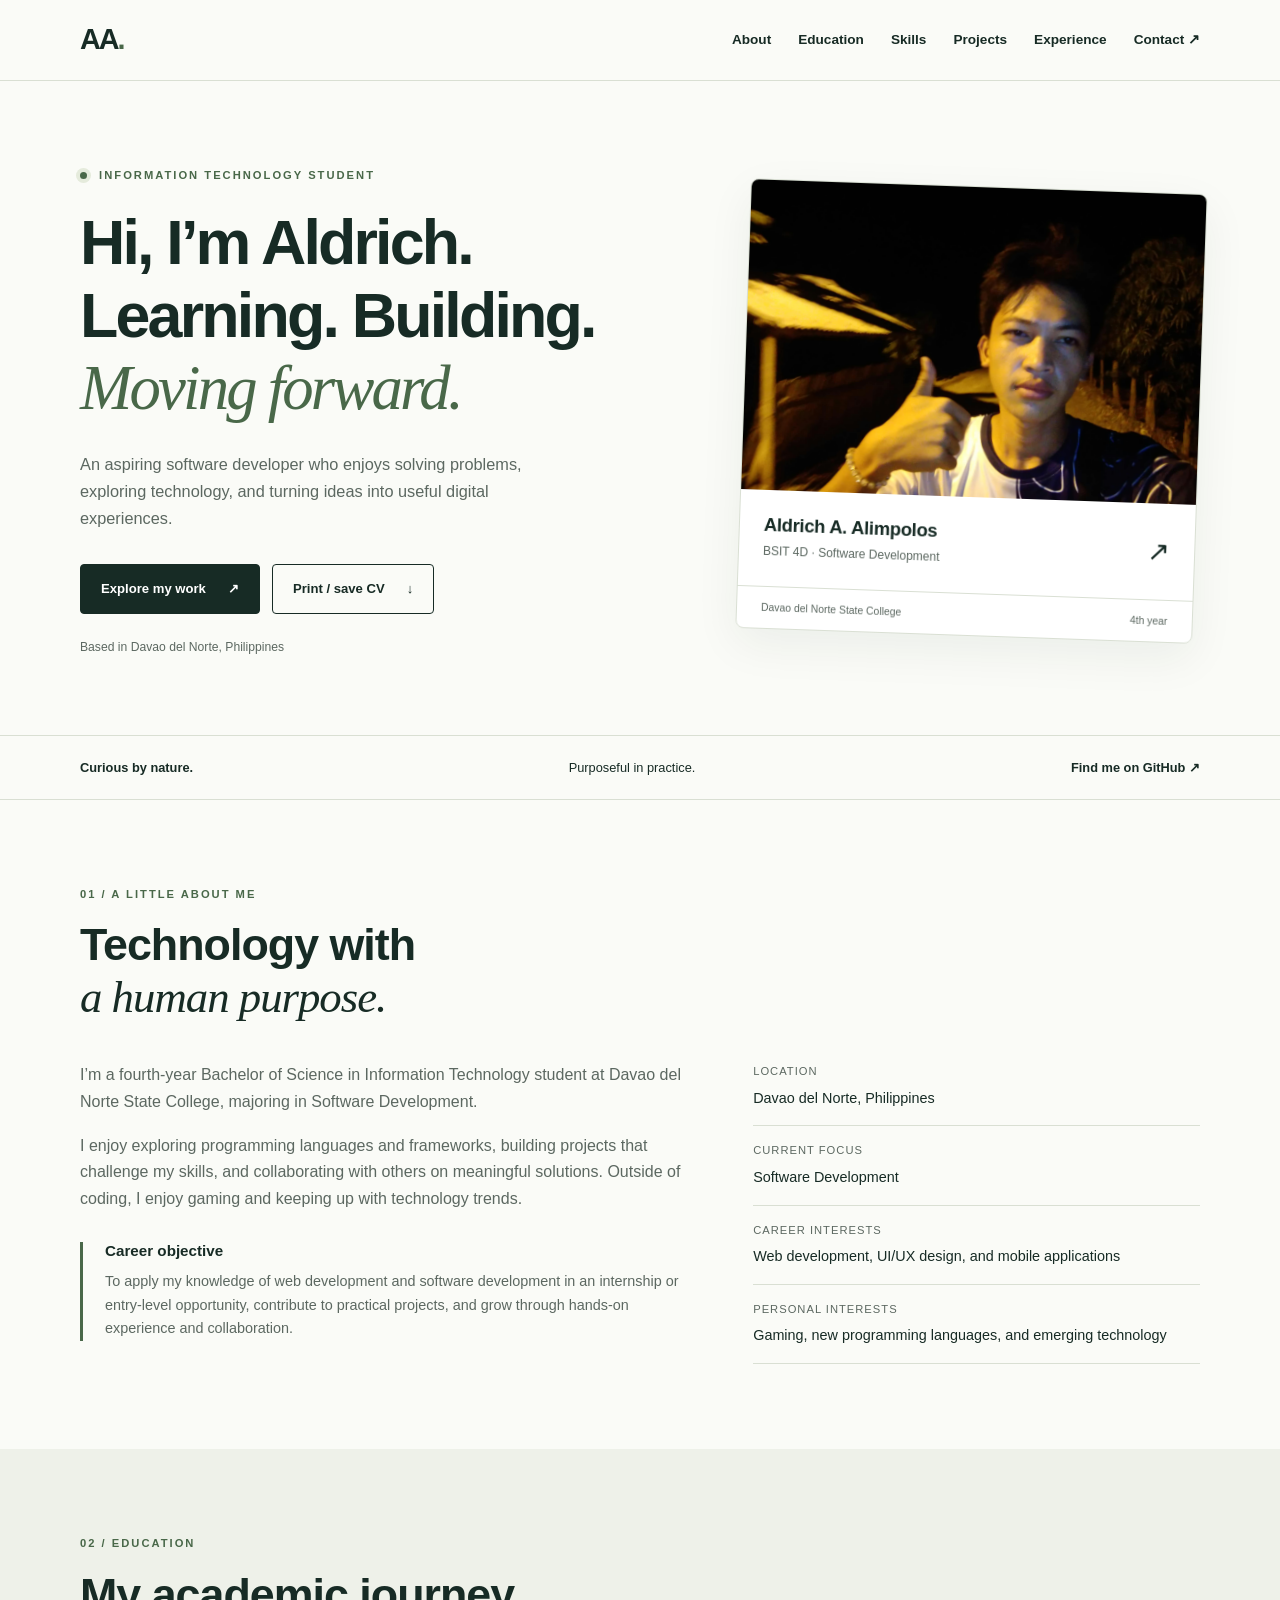
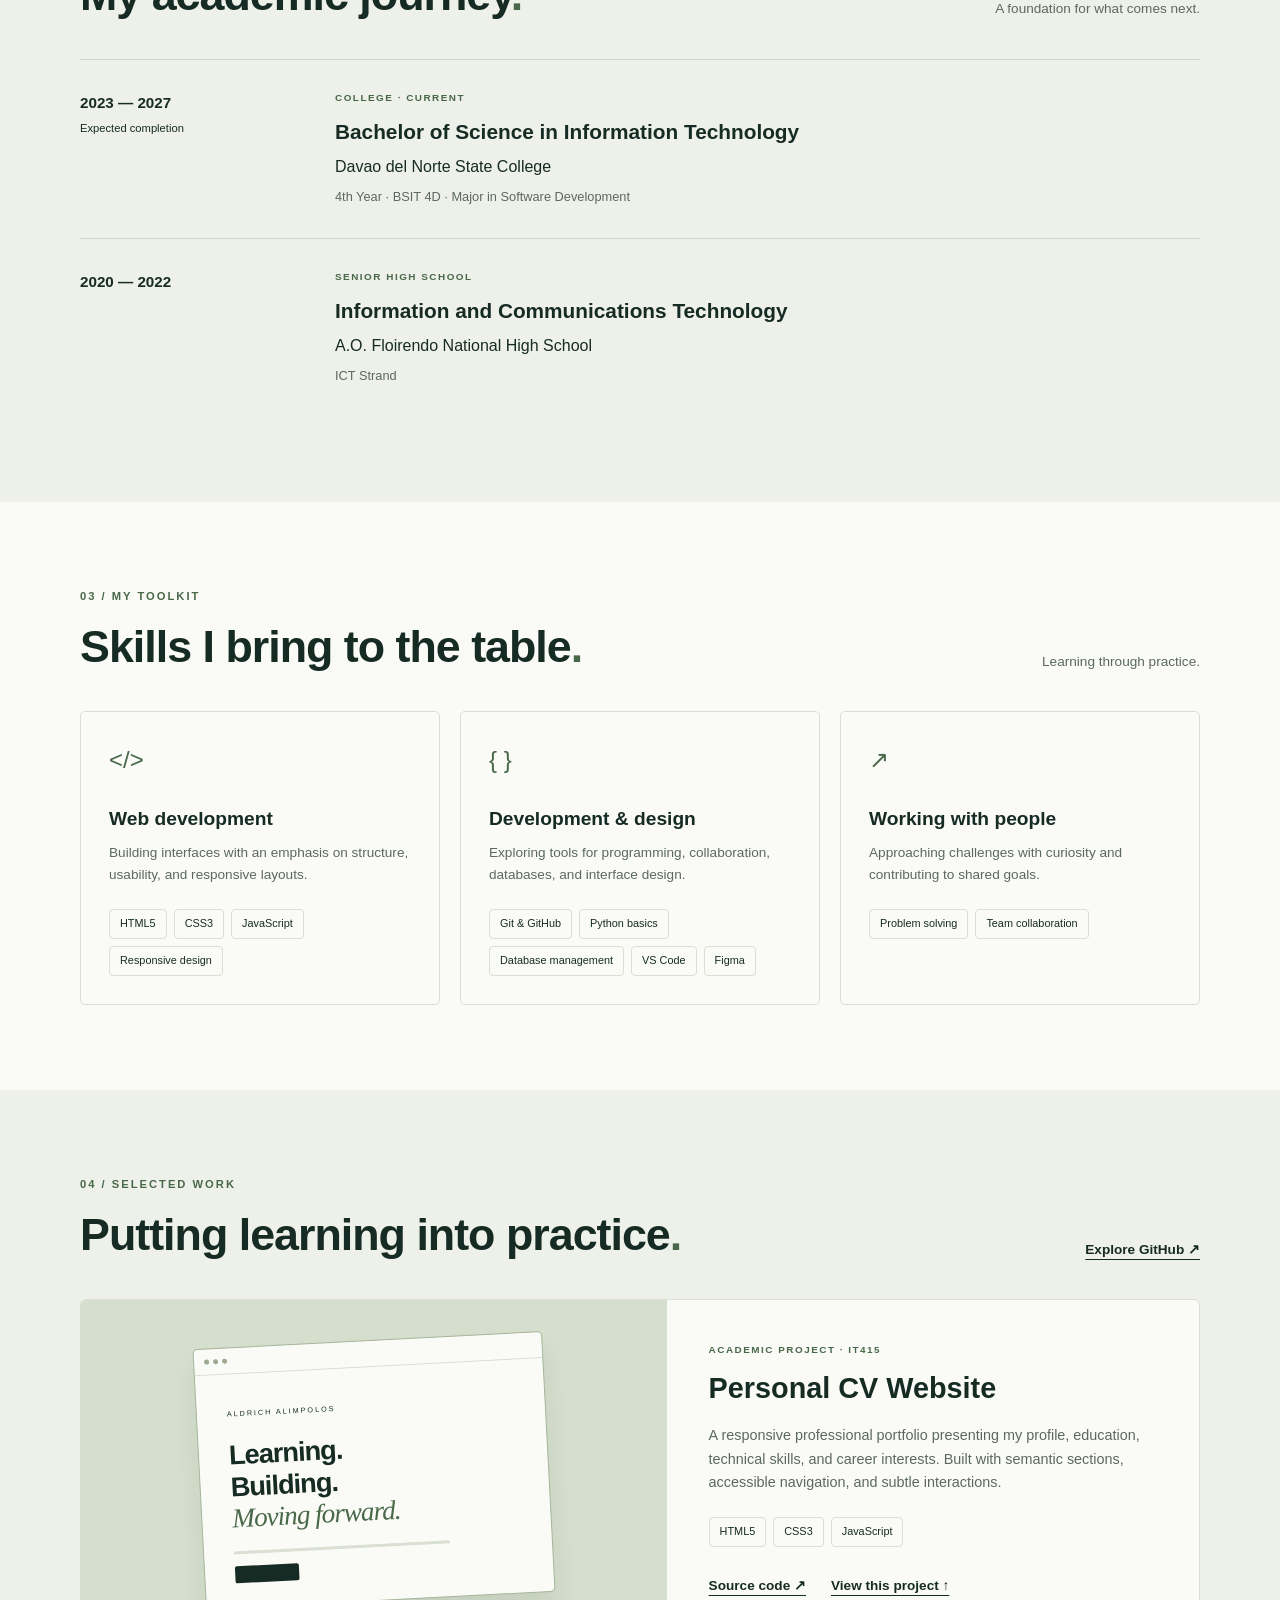
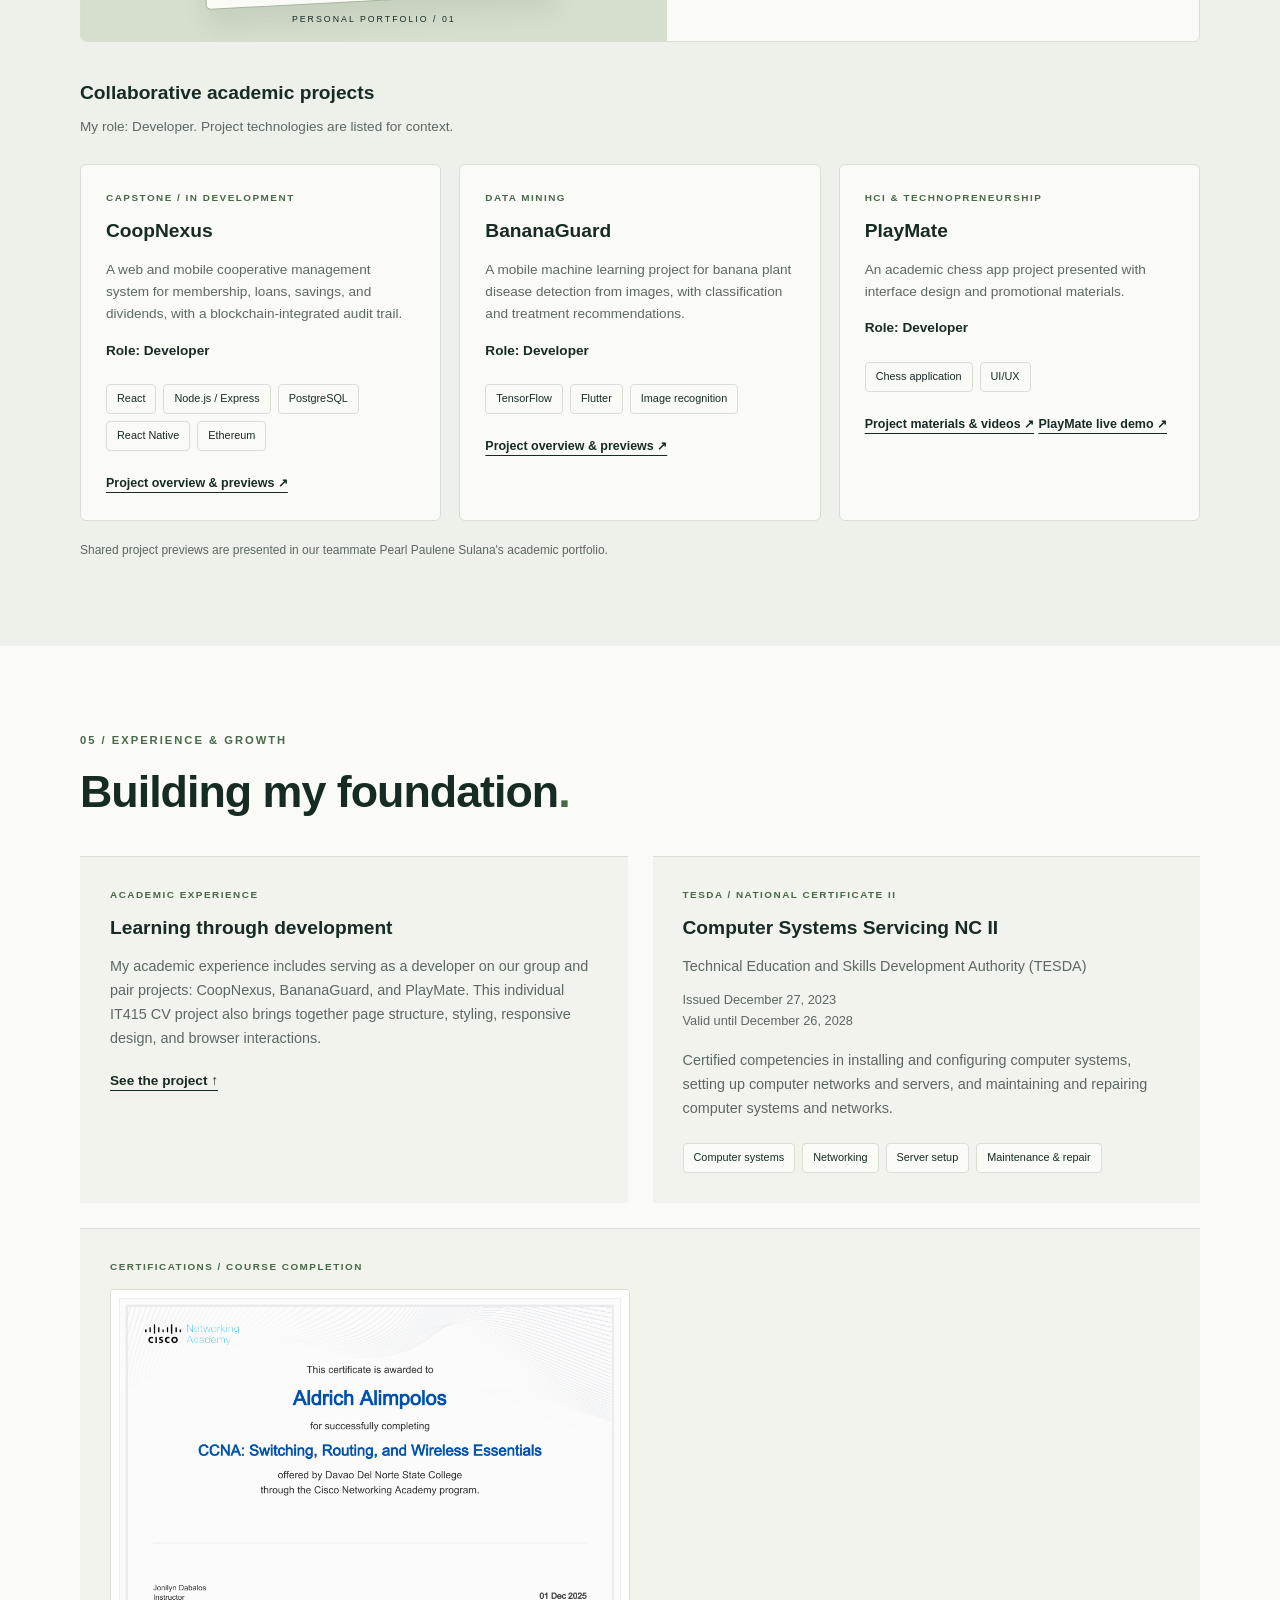
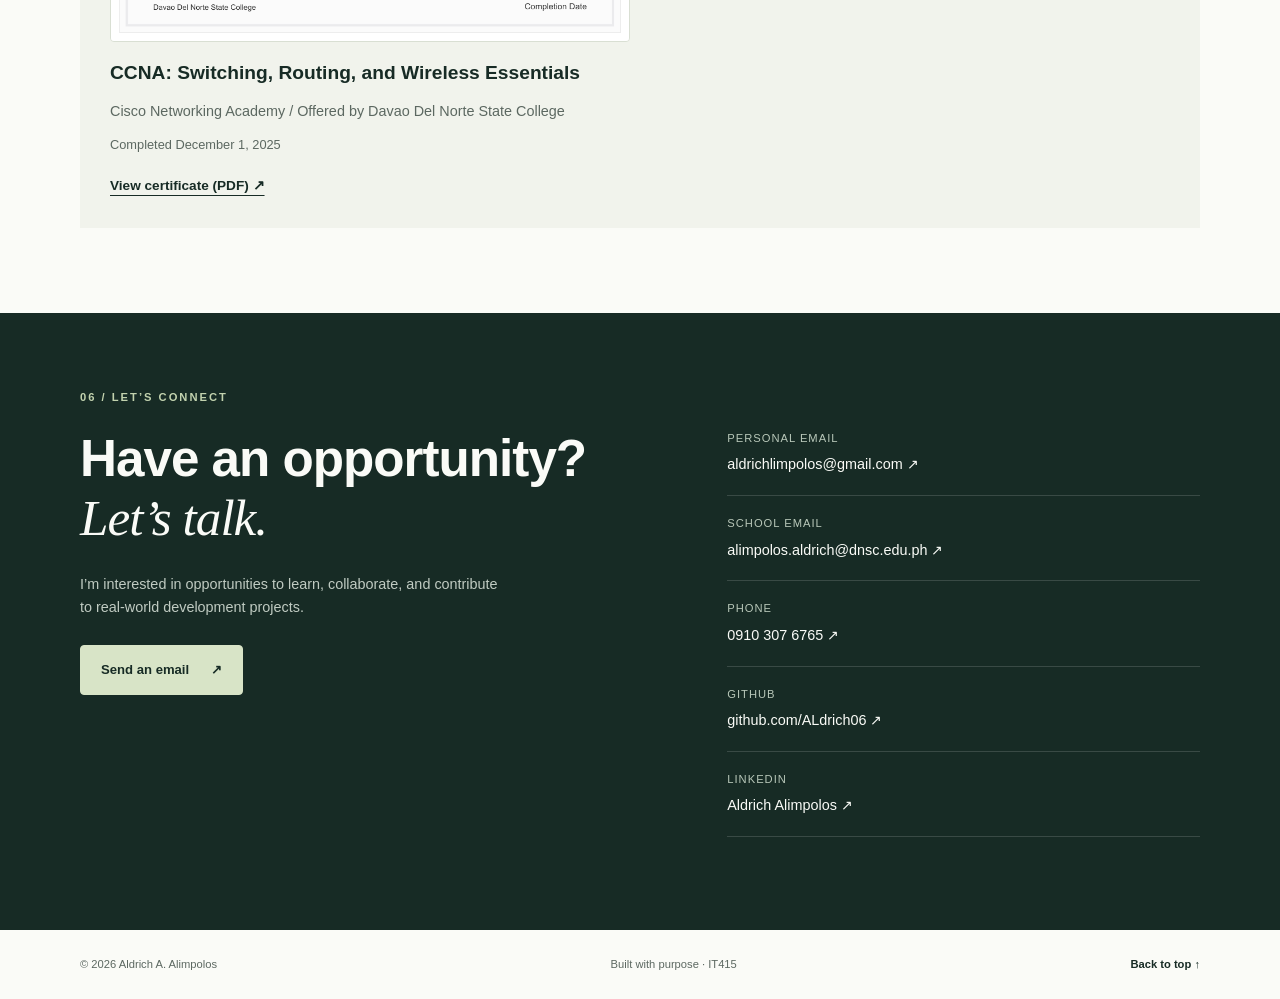
<file: index.html>
<!DOCTYPE html>
<html lang="en">
<head>
  <meta charset="UTF-8">
  <meta name="viewport" content="width=device-width, initial-scale=1">
  <meta name="description" content="Aldrich A. Alimpolos — Information Technology student at Davao del Norte State College. Explore my education, skills, and development work.">
  <meta name="theme-color" content="#172b25">
  <title>Aldrich A. Alimpolos | IT Student & Aspiring Developer</title>
  <link rel="stylesheet" href="styles.css">
  <script src="script.js" defer></script>
</head>
<body>
  <a class="skip-link" href="#main">Skip to content</a>
  <header class="site-header">
    <a class="brand" href="#home" aria-label="Aldrich Alimpolos home">AA<span>.</span></a>
    <button class="menu-toggle" type="button" aria-expanded="false" aria-controls="navigation">Menu <span aria-hidden="true">+</span></button>
    <nav id="navigation" aria-label="Main navigation">
      <a href="#about">About</a><a href="#education">Education</a><a href="#skills">Skills</a><a href="#projects">Projects</a><a href="#experience">Experience</a><a href="#contact">Contact <span aria-hidden="true">↗</span></a>
    </nav>
  </header>
  <main id="main">
    <section class="hero wrap" id="home" aria-labelledby="hero-title">
      <div class="hero-copy">
        <p class="eyebrow"><span class="status-dot"></span> INFORMATION TECHNOLOGY STUDENT</p>
        <h1 id="hero-title">Hi, I’m Aldrich.<br>Learning. Building.<br><em>Moving forward.</em></h1>
        <p class="hero-description">An aspiring software developer who enjoys solving problems, exploring technology, and turning ideas into useful digital experiences.</p>
        <div class="actions"><a class="button primary" href="#projects">Explore my work <span aria-hidden="true">↗</span></a><button class="button secondary" id="print-cv" type="button">Print / save CV <span aria-hidden="true">↓</span></button></div>
        <p class="hero-note">Based in Davao del Norte, Philippines</p>
      </div>
      <aside class="profile-card" aria-label="Personal profile">
        <div class="portrait"><img class="profile-photo" src="assets/aldrich-profile.jpg" alt="Aldrich A. Alimpolos" width="2048" height="1536" fetchpriority="high"></div>
        <div class="profile-caption"><div><h2>Aldrich A. Alimpolos</h2><p>BSIT 4D · Software Development</p></div><span class="card-arrow" aria-hidden="true">↗</span></div>
        <div class="profile-bottom"><span>Davao del Norte State College</span><span>4th year</span></div>
      </aside>
    </section>
    <div class="intro-strip"><div class="wrap"><span>Curious by nature.</span><span>Purposeful in practice.</span><a href="https://github.com/ALdrich06" target="_blank" rel="noopener noreferrer">Find me on GitHub ↗</a></div></div>
    <section class="section wrap" id="about" aria-labelledby="about-title">
      <div class="section-heading"><p class="eyebrow">01 / A LITTLE ABOUT ME</p><h2 id="about-title">Technology with<br><em>a human purpose.</em></h2></div>
      <div class="about-grid"><div class="prose"><p>I’m a fourth-year Bachelor of Science in Information Technology student at Davao del Norte State College, majoring in Software Development.</p><p>I enjoy exploring programming languages and frameworks, building projects that challenge my skills, and collaborating with others on meaningful solutions. Outside of coding, I enjoy gaming and keeping up with technology trends.</p><div class="objective"><h3>Career objective</h3><p>To apply my knowledge of web development and software development in an internship or entry-level opportunity, contribute to practical projects, and grow through hands-on experience and collaboration.</p></div></div>
      <dl class="facts"><div><dt>Location</dt><dd>Davao del Norte, Philippines</dd></div><div><dt>Current focus</dt><dd>Software Development</dd></div><div><dt>Career interests</dt><dd>Web development, UI/UX design, and mobile applications</dd></div><div><dt>Personal interests</dt><dd>Gaming, new programming languages, and emerging technology</dd></div></dl></div>
    </section>
    <section class="section tinted" id="education" aria-labelledby="education-title"><div class="wrap"><div class="section-heading inline-heading"><div><p class="eyebrow">02 / EDUCATION</p><h2 id="education-title">My academic journey<span class="accent">.</span></h2></div><p>A foundation for what comes next.</p></div>
      <div class="education-list"><article class="education-item"><p class="date">2023 — 2027 <span>Expected completion</span></p><div><span class="tag">COLLEGE · CURRENT</span><h3>Bachelor of Science in Information Technology</h3><p class="school">Davao del Norte State College</p><p>4th Year · BSIT 4D · Major in Software Development</p></div></article><article class="education-item"><p class="date">2020 — 2022</p><div><span class="tag">SENIOR HIGH SCHOOL</span><h3>Information and Communications Technology</h3><p class="school">A.O. Floirendo National High School</p><p>ICT Strand</p></div></article></div>
    </div></section>
    <section class="section wrap" id="skills" aria-labelledby="skills-title"><div class="section-heading inline-heading"><div><p class="eyebrow">03 / MY TOOLKIT</p><h2 id="skills-title">Skills I bring to the table<span class="accent">.</span></h2></div><p>Learning through practice.</p></div>
      <div class="skills-grid"><article class="skill-card"><span class="skill-icon" aria-hidden="true">&lt;/&gt;</span><h3>Web development</h3><p>Building interfaces with an emphasis on structure, usability, and responsive layouts.</p><ul class="chips"><li>HTML5</li><li>CSS3</li><li>JavaScript</li><li>Responsive design</li></ul></article><article class="skill-card"><span class="skill-icon" aria-hidden="true">{ }</span><h3>Development & design</h3><p>Exploring tools for programming, collaboration, databases, and interface design.</p><ul class="chips"><li>Git & GitHub</li><li>Python basics</li><li>Database management</li><li>VS Code</li><li>Figma</li></ul></article><article class="skill-card"><span class="skill-icon" aria-hidden="true">↗</span><h3>Working with people</h3><p>Approaching challenges with curiosity and contributing to shared goals.</p><ul class="chips"><li>Problem solving</li><li>Team collaboration</li></ul></article></div>
    </section>
    <section class="section tinted" id="projects" aria-labelledby="projects-title"><div class="wrap"><div class="section-heading inline-heading"><div><p class="eyebrow">04 / SELECTED WORK</p><h2 id="projects-title">Putting learning into practice<span class="accent">.</span></h2></div><a class="text-link" href="https://github.com/ALdrich06" target="_blank" rel="noopener noreferrer">Explore GitHub ↗</a></div>
      <article class="project-card"><div class="project-preview" role="img" aria-label="Illustrated preview of this CV website"><div class="mini-browser"><div class="browser-dots"><i></i><i></i><i></i></div><div class="mini-page"><span>ALDRICH ALIMPOLOS</span><strong>Learning.<br>Building.<br><em>Moving forward.</em></strong><div class="mini-line"></div><div class="mini-button"></div></div></div><span class="preview-note">PERSONAL PORTFOLIO / 01</span></div><div class="project-copy"><span class="tag">ACADEMIC PROJECT · IT415</span><h3>Personal CV Website</h3><p>A responsive professional portfolio presenting my profile, education, technical skills, and career interests. Built with semantic sections, accessible navigation, and subtle interactions.</p><ul class="chips"><li>HTML5</li><li>CSS3</li><li>JavaScript</li></ul><div class="project-links"><a class="text-link" href="https://github.com/ALdrich06/aldrich-cv-portfolio" target="_blank" rel="noopener noreferrer">Source code ↗</a><a class="text-link" href="#home">View this project ↑</a></div></div></article>
    <div class="team-projects"><h3>Collaborative academic projects</h3><p class="team-note">My role: Developer. Project technologies are listed for context.</p><div class="team-grid"><article class="team-project"><span class="tag">CAPSTONE / IN DEVELOPMENT</span><h3>CoopNexus</h3><p>A web and mobile cooperative management system for membership, loans, savings, and dividends, with a blockchain-integrated audit trail.</p><p class="developer-role">Role: Developer</p><ul class="chips"><li>React</li><li>Node.js / Express</li><li>PostgreSQL</li><li>React Native</li><li>Ethereum</li></ul><a class="text-link" href="capstone.html" target="_blank" rel="noopener noreferrer">Project overview &amp; previews &#8599;</a></article><article class="team-project"><span class="tag">DATA MINING</span><h3>BananaGuard</h3><p>A mobile machine learning project for banana plant disease detection from images, with classification and treatment recommendations.</p><p class="developer-role">Role: Developer</p><ul class="chips"><li>TensorFlow</li><li>Flutter</li><li>Image recognition</li></ul><a class="text-link" href="data-mining.html" target="_blank" rel="noopener noreferrer">Project overview &amp; previews &#8599;</a></article><article class="team-project"><span class="tag">HCI &amp; TECHNOPRENEURSHIP</span><h3>PlayMate</h3><p>An academic chess app project presented with interface design and promotional materials.</p><p class="developer-role">Role: Developer</p><ul class="chips"><li>Chess application</li><li>UI/UX</li></ul><a class="text-link" href="hci-techno.html" target="_blank" rel="noopener noreferrer">Project materials &amp; videos &#8599;</a> <a class="text-link live-demo-link" href="https://playmate-chess.netlify.app/" target="_blank" rel="noopener noreferrer">PlayMate live demo &#8599;</a></article></div><p class="team-credit">Shared project previews are presented in our teammate Pearl Paulene Sulana's academic portfolio.</p></div></div></section>
    <section class="section wrap" id="experience" aria-labelledby="experience-title"><div class="section-heading"><p class="eyebrow">05 / EXPERIENCE & GROWTH</p><h2 id="experience-title">Building my foundation<span class="accent">.</span></h2></div><div class="growth-grid"><article class="growth-card"><span class="tag">ACADEMIC EXPERIENCE</span><h3>Learning through development</h3><p>My academic experience includes serving as a developer on our group and pair projects: CoopNexus, BananaGuard, and PlayMate. This individual IT415 CV project also brings together page structure, styling, responsive design, and browser interactions.</p><a class="text-link" href="#projects">See the project ↑</a></article><article class="growth-card certificate-card"><span class="tag">TESDA / NATIONAL CERTIFICATE II</span><h3>Computer Systems Servicing NC II</h3><p>Technical Education and Skills Development Authority (TESDA)</p><p class="certificate-date">Issued <time datetime="2023-12-27">December 27, 2023</time><br>Valid until <time datetime="2028-12-26">December 26, 2028</time></p><p class="certificate-summary">Certified competencies in installing and configuring computer systems, setting up computer networks and servers, and maintaining and repairing computer systems and networks.</p><ul class="chips"><li>Computer systems</li><li>Networking</li><li>Server setup</li><li>Maintenance &amp; repair</li></ul></article><article class="growth-card certificate-card"><span class="tag">CERTIFICATIONS / COURSE COMPLETION</span><a class="certificate-preview" href="assets/certificates/cisco-switching-routing-wireless-essentials.pdf" target="_blank" rel="noopener noreferrer" aria-label="Open Cisco course completion certificate PDF"><img src="assets/certificates/cisco-switching-routing-wireless-essentials.png" alt="Cisco Networking Academy certificate awarded to Aldrich Alimpolos for completing Switching, Routing, and Wireless Essentials on December 1, 2025" width="930" height="630" loading="lazy"></a><h3>CCNA: Switching, Routing, and Wireless Essentials</h3><p>Cisco Networking Academy / Offered by Davao Del Norte State College</p><p class="certificate-date">Completed <time datetime="2025-12-01">December 1, 2025</time></p><a class="text-link" href="assets/certificates/cisco-switching-routing-wireless-essentials.pdf" target="_blank" rel="noopener noreferrer">View certificate (PDF) &#8599;</a></article></div></section>
    <section class="contact-section" id="contact" aria-labelledby="contact-title"><div class="wrap"><p class="eyebrow">06 / LET’S CONNECT</p><div class="contact-layout"><div><h2 id="contact-title">Have an opportunity?<br><em>Let’s talk.</em></h2><p>I’m interested in opportunities to learn, collaborate, and contribute to real-world development projects.</p><a class="button light" href="mailto:aldrichlimpolos@gmail.com">Send an email <span aria-hidden="true">↗</span></a></div><dl class="contact-list"><div><dt>Personal email</dt><dd><a href="mailto:aldrichlimpolos@gmail.com">aldrichlimpolos@gmail.com ↗</a></dd></div><div><dt>School email</dt><dd><a href="mailto:alimpolos.aldrich@dnsc.edu.ph">alimpolos.aldrich@dnsc.edu.ph ↗</a></dd></div><div><dt>Phone</dt><dd><a href="tel:+639103076765">0910 307 6765 ↗</a></dd></div><div><dt>GitHub</dt><dd><a href="https://github.com/ALdrich06" target="_blank" rel="noopener noreferrer">github.com/ALdrich06 ↗</a></dd></div><div><dt>LinkedIn</dt><dd><a href="https://www.linkedin.com/in/aldrich-alimpolos-69450042a/" target="_blank" rel="noopener noreferrer">Aldrich Alimpolos &#8599;</a></dd></div></dl></div></div></section>
  </main>
  <footer class="wrap footer"><p>© <span id="year">2026</span> Aldrich A. Alimpolos</p><p>Built with purpose · IT415</p><a href="#home">Back to top ↑</a></footer>
</body>
</html>
</file>
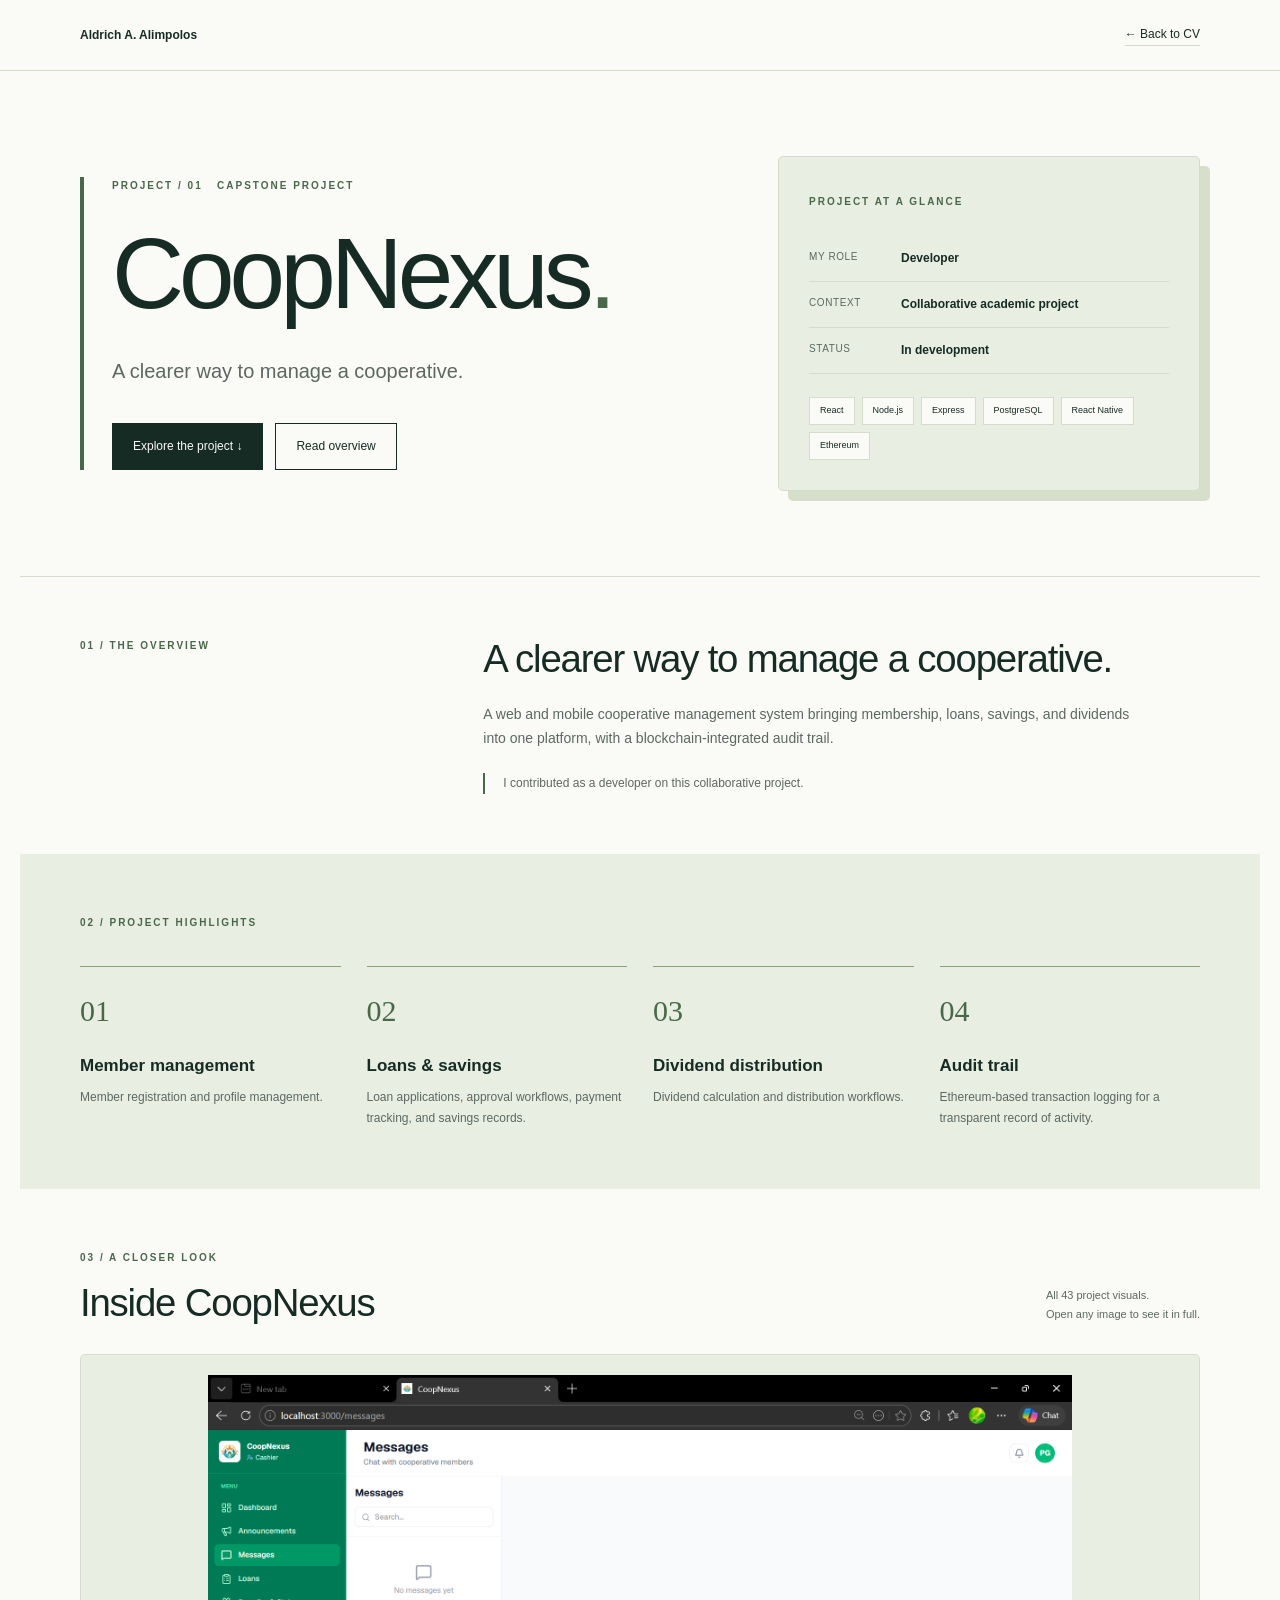
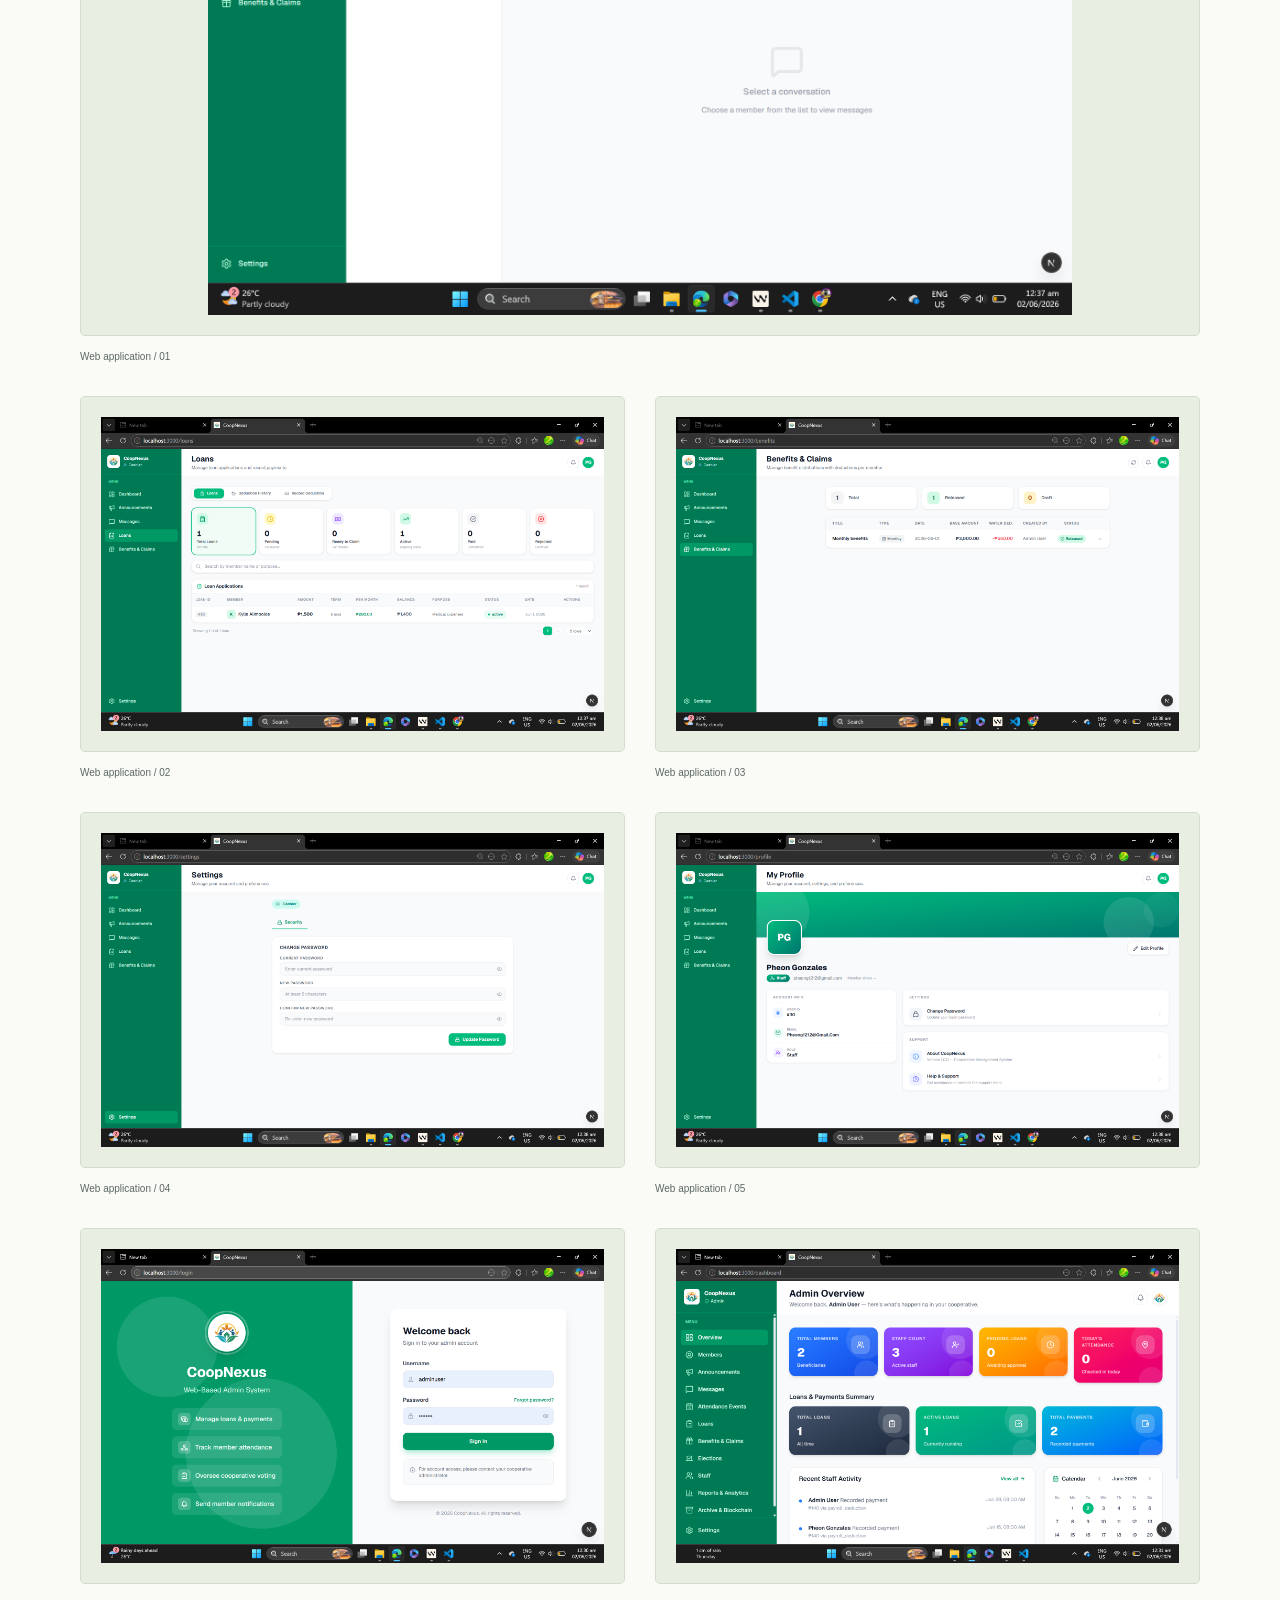
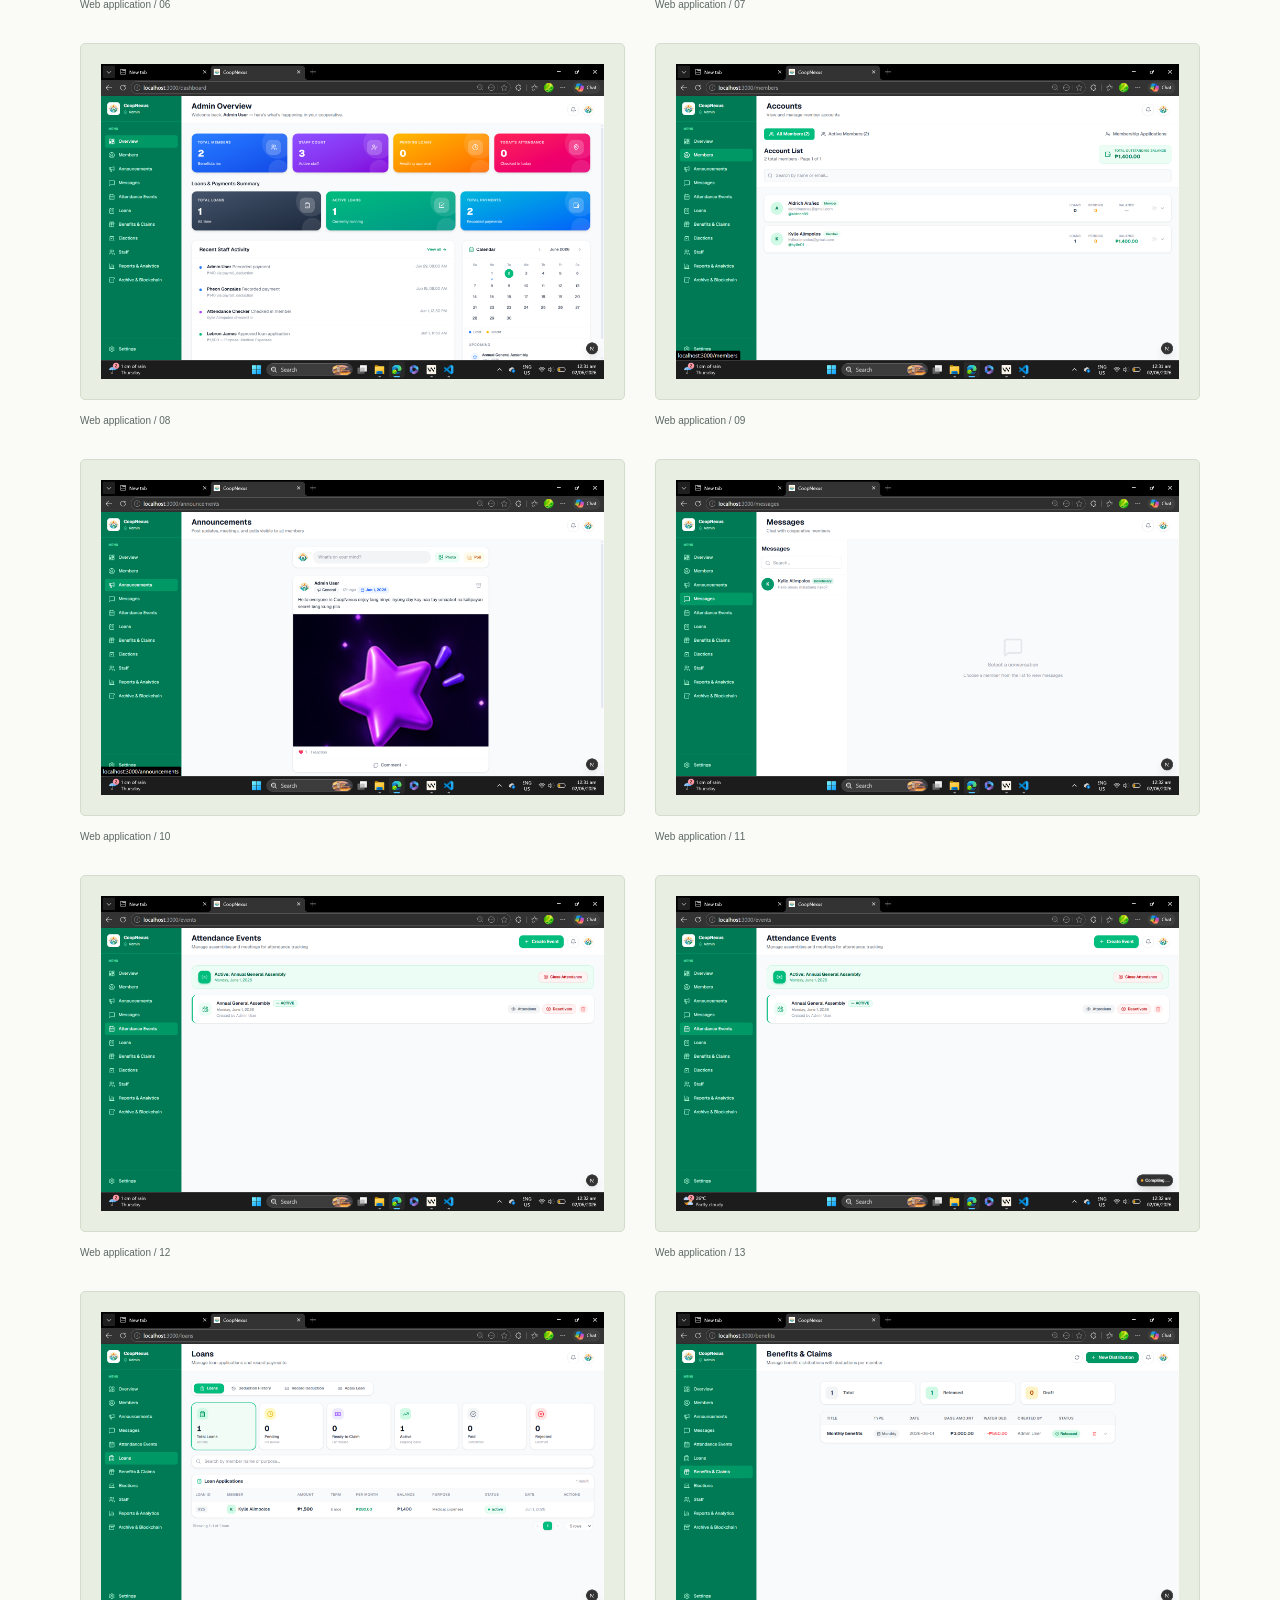
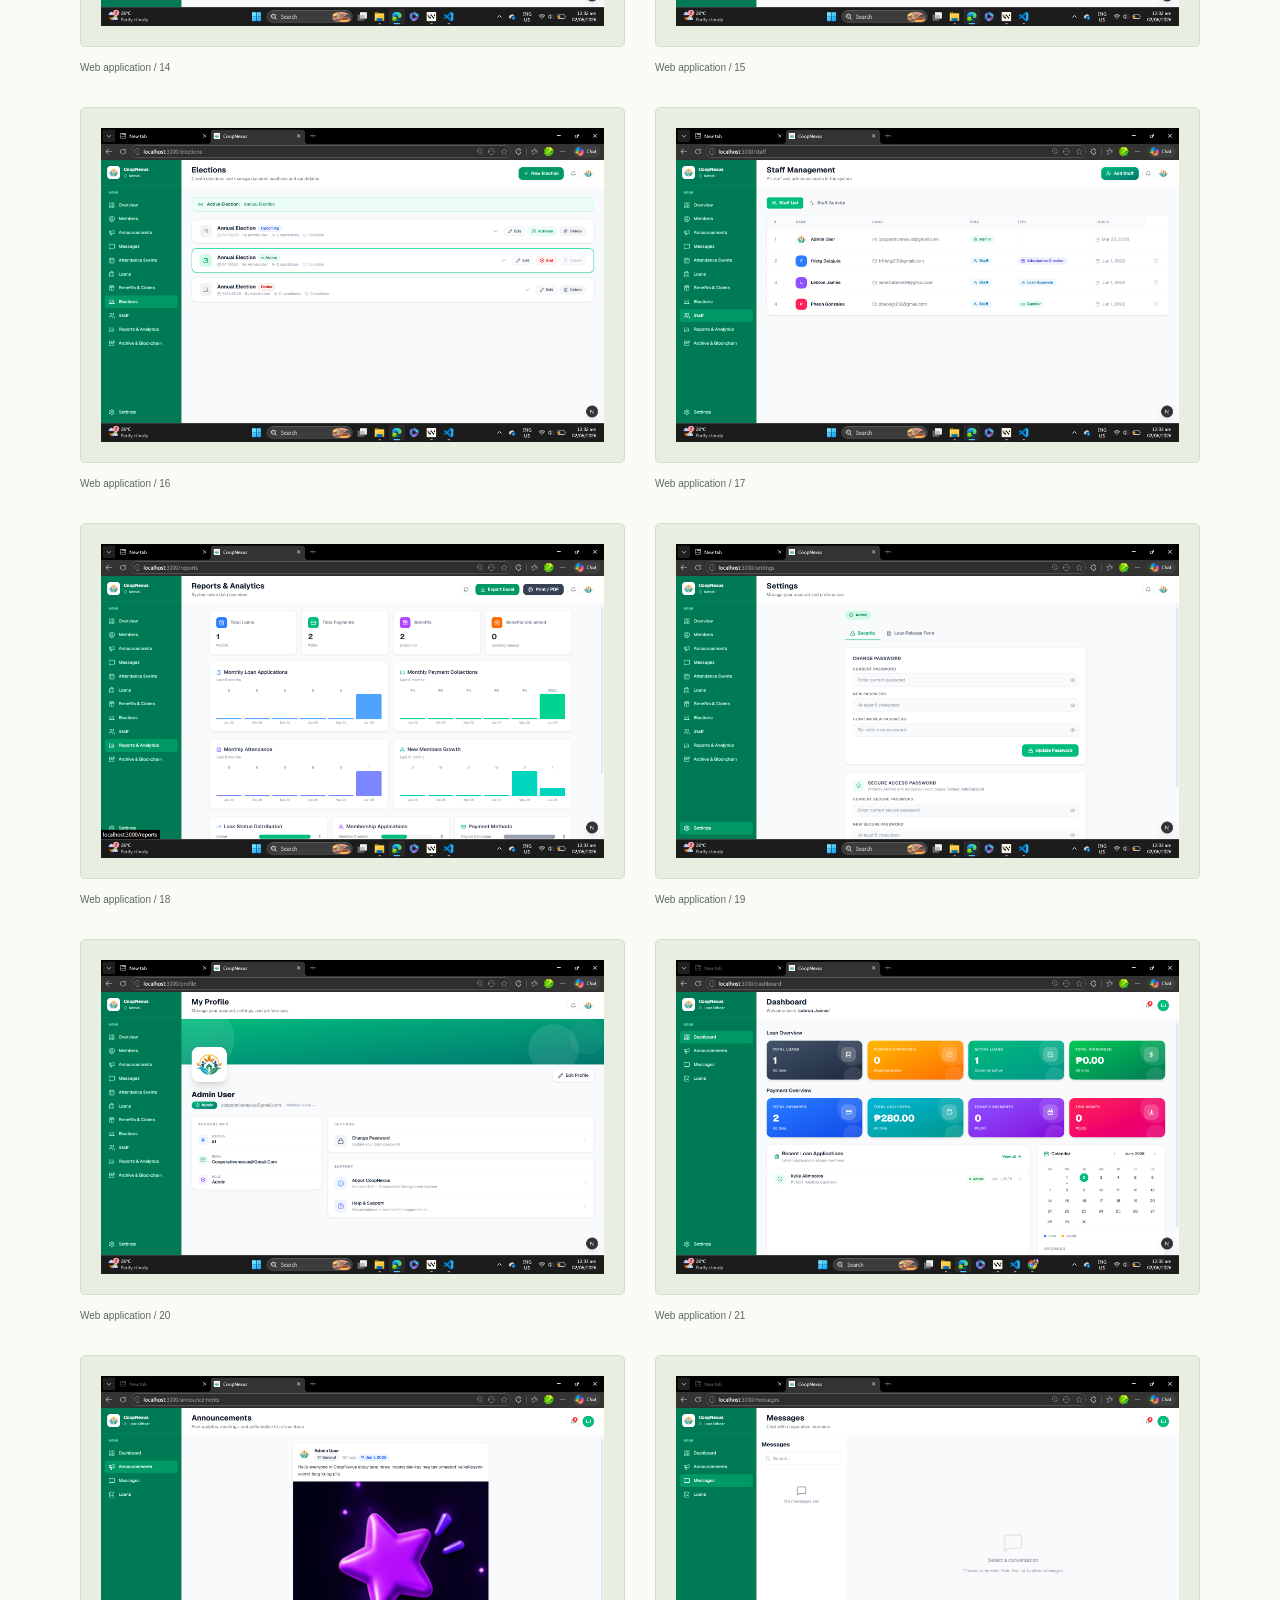
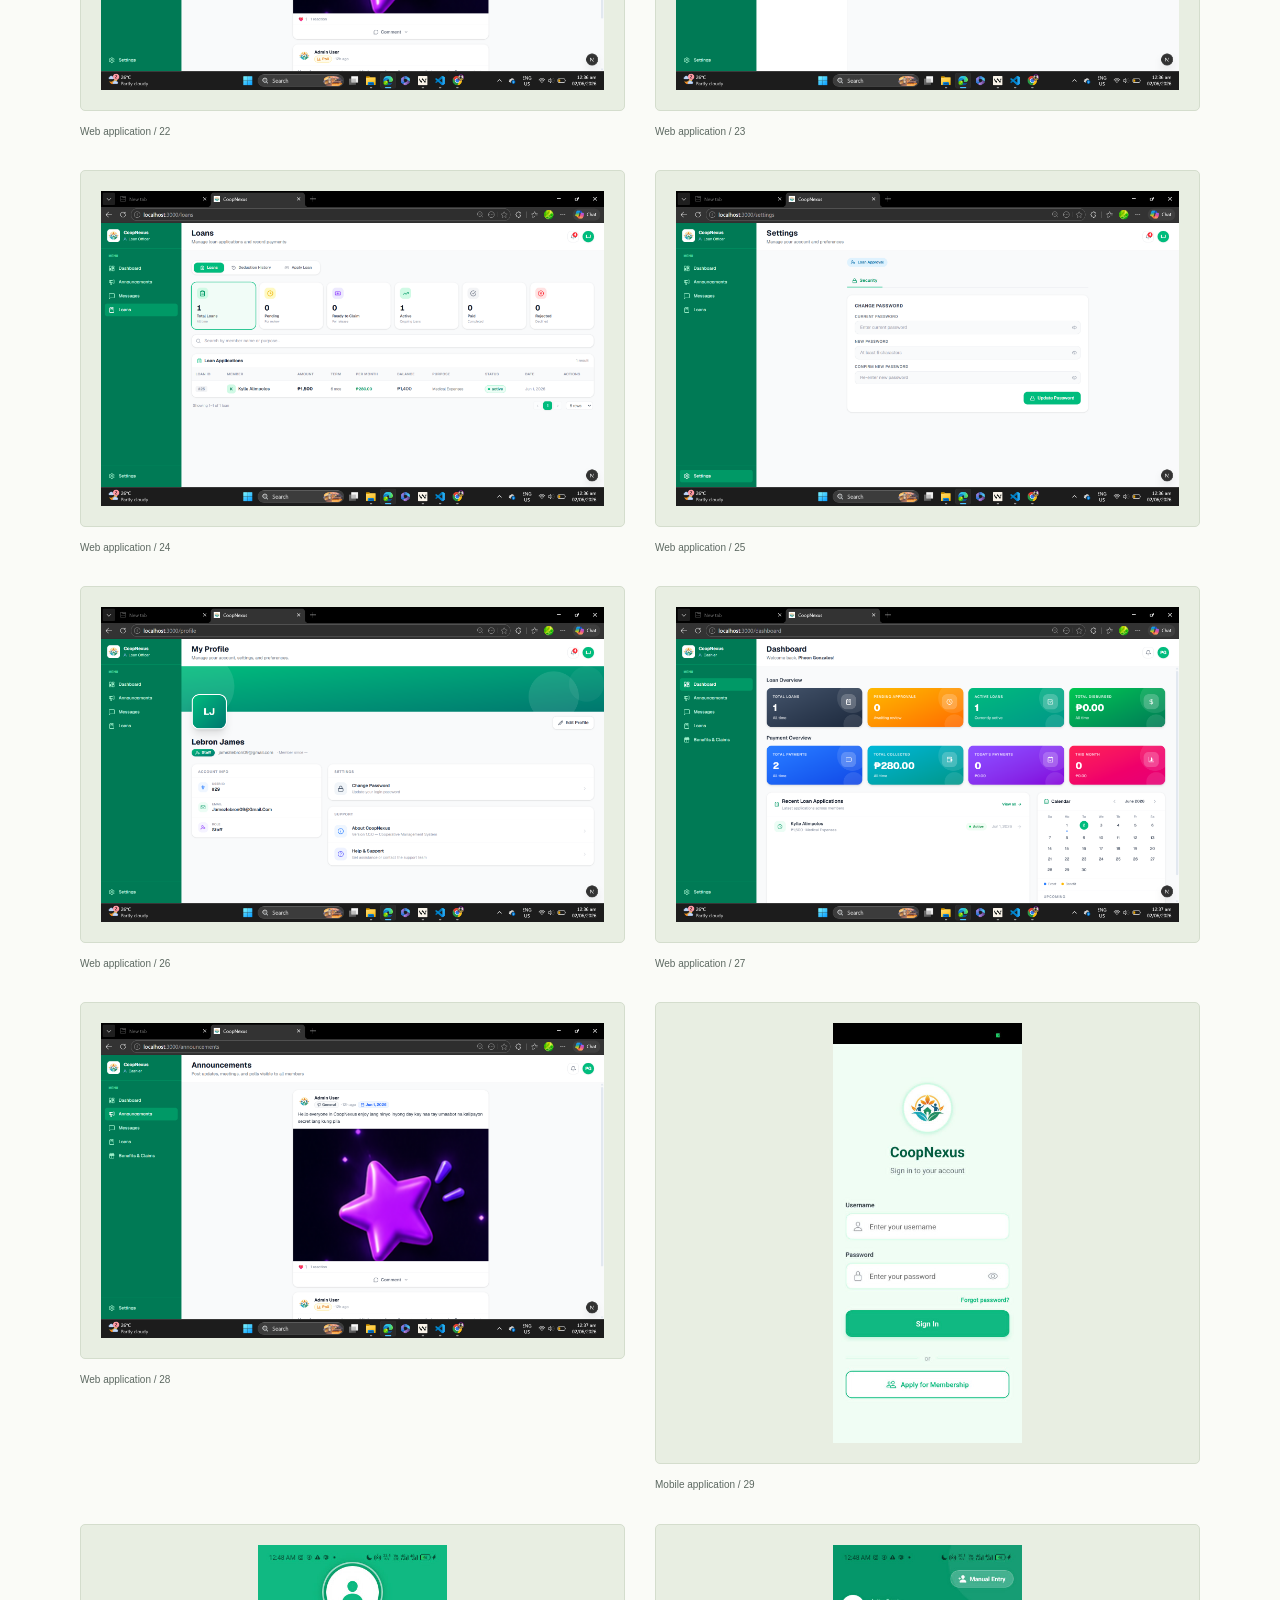
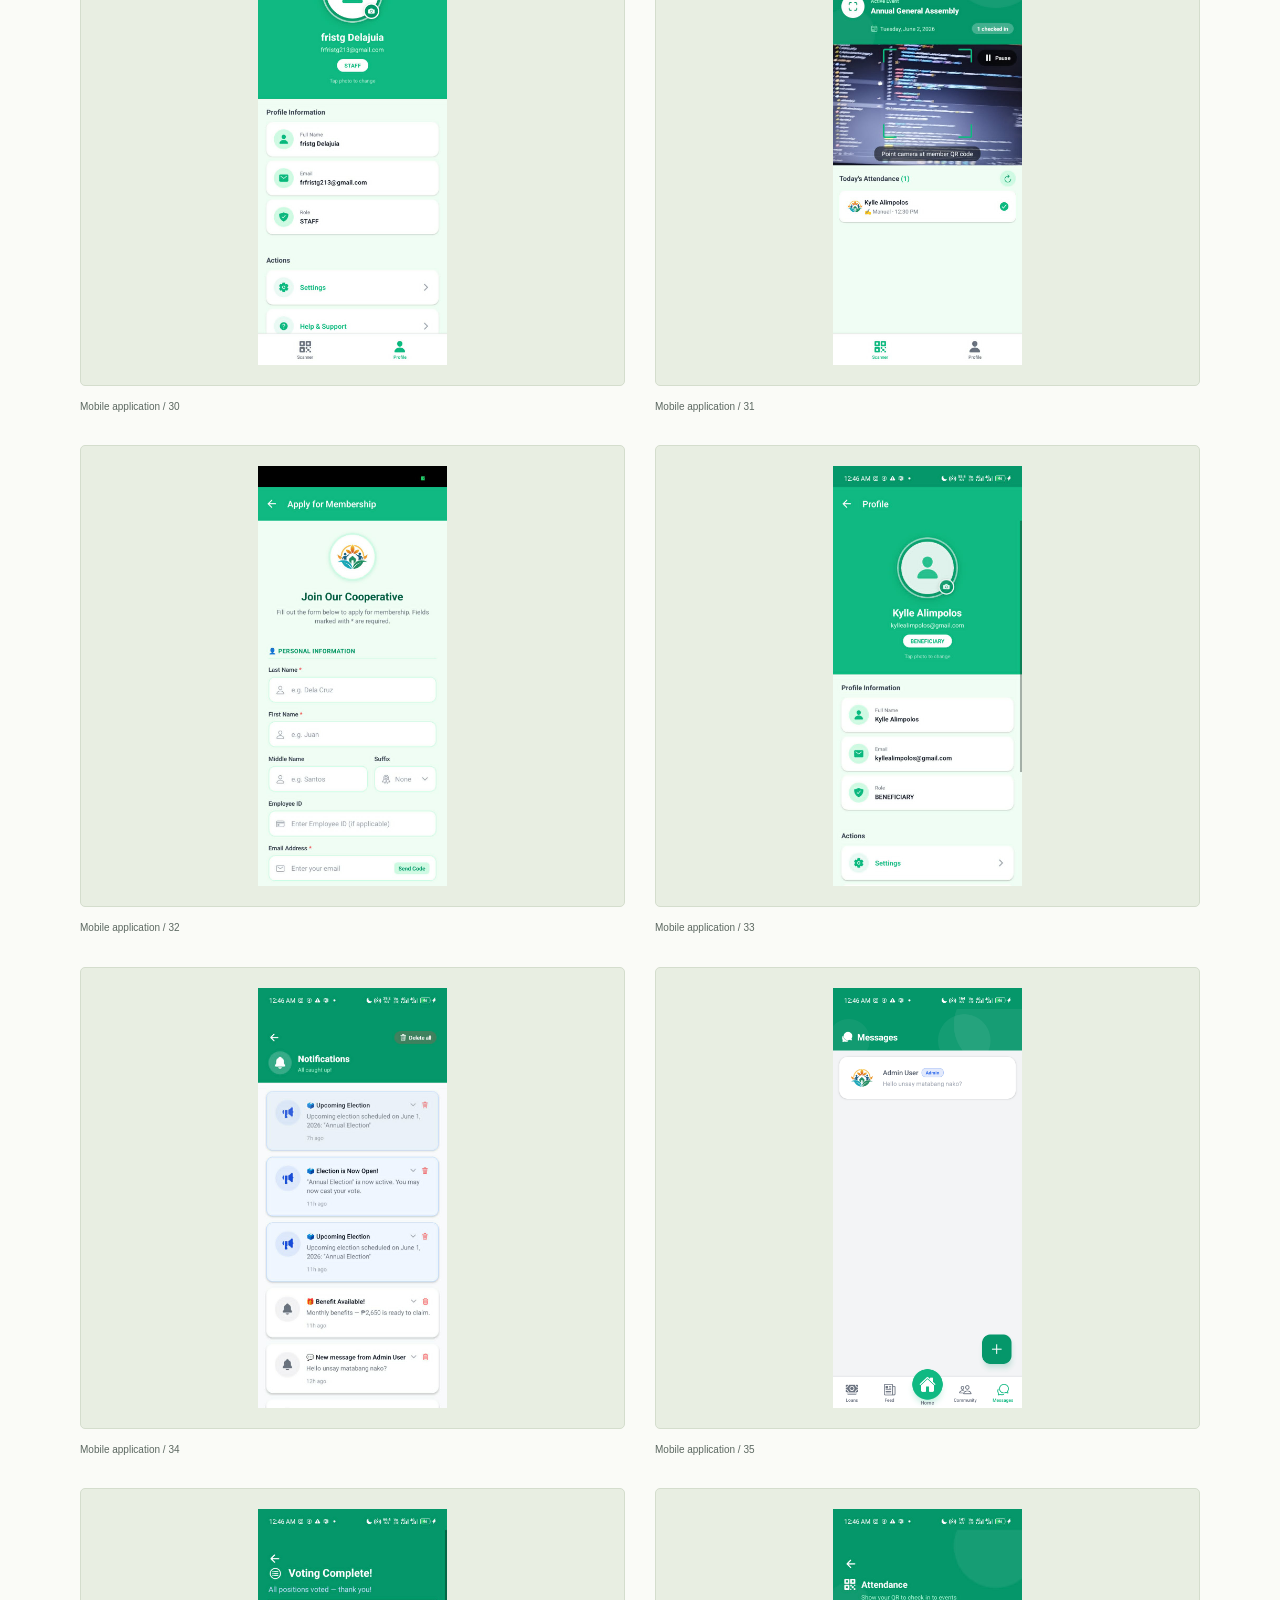
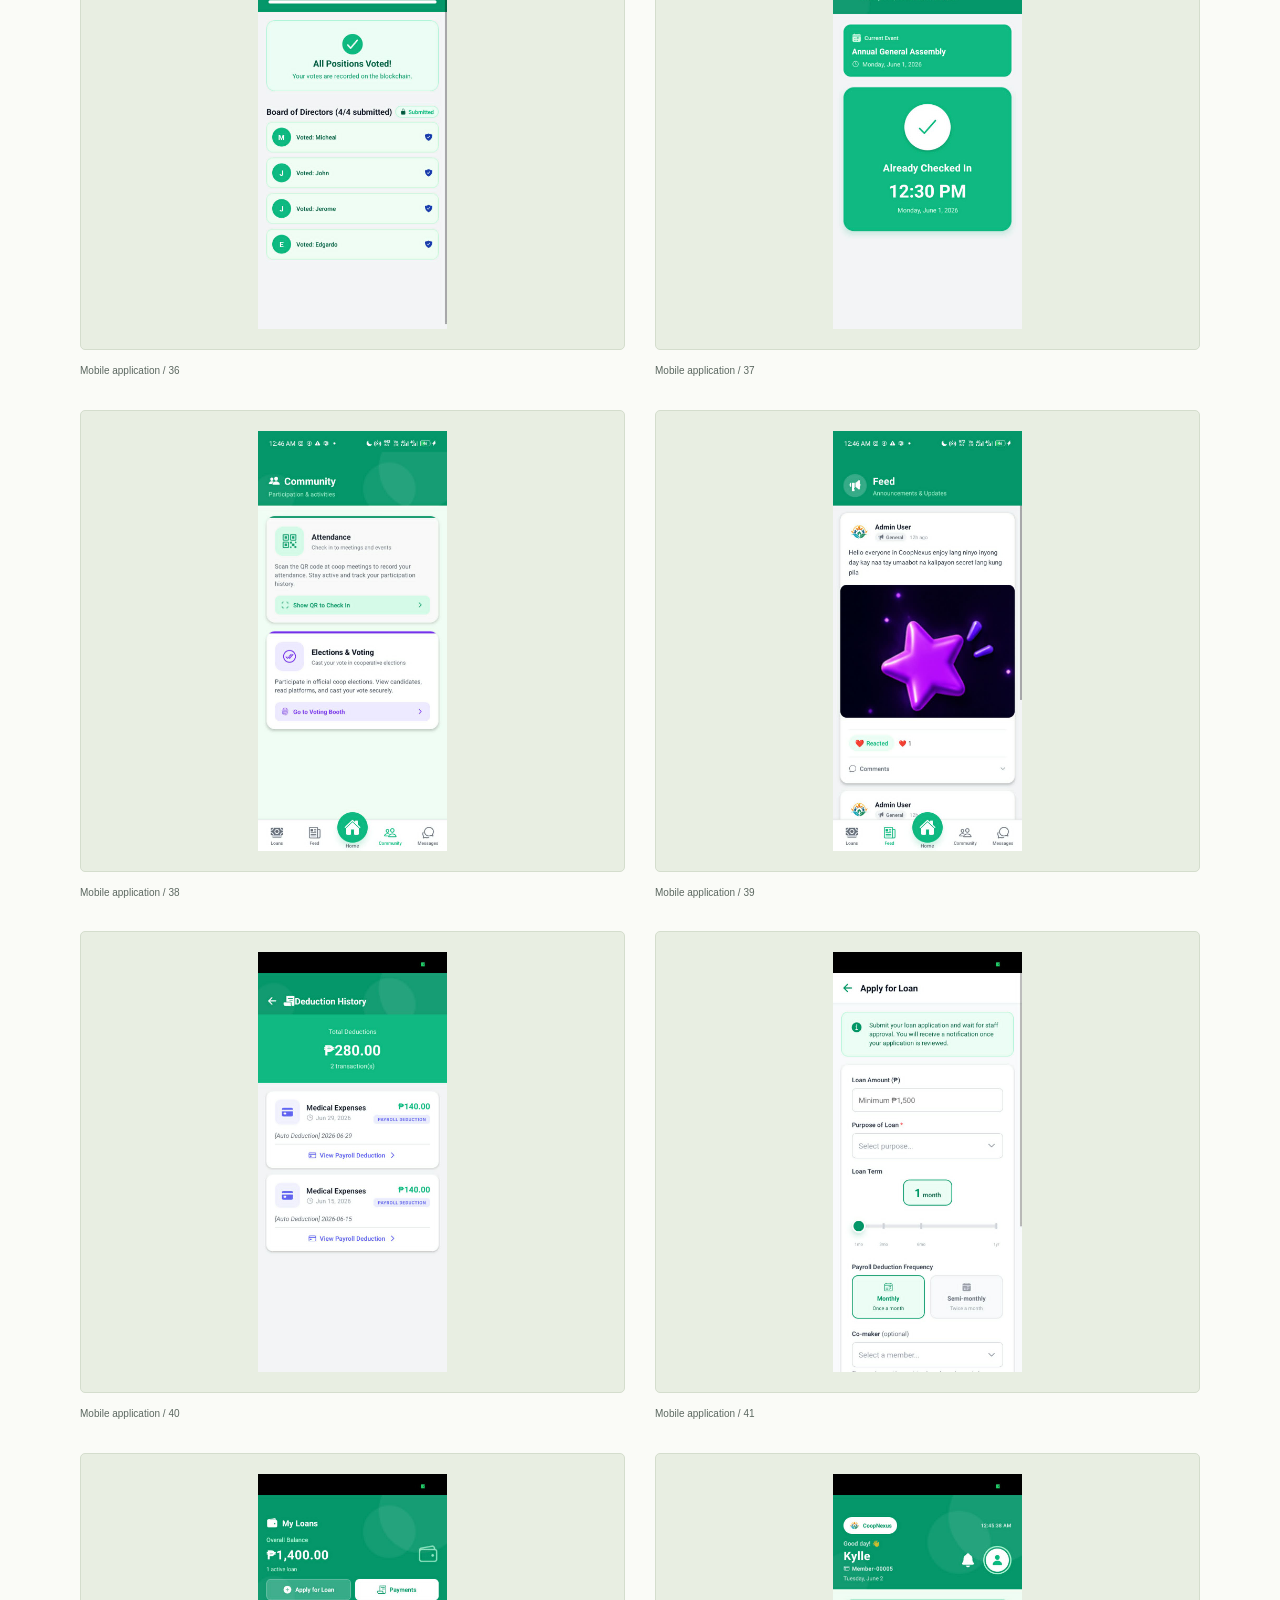
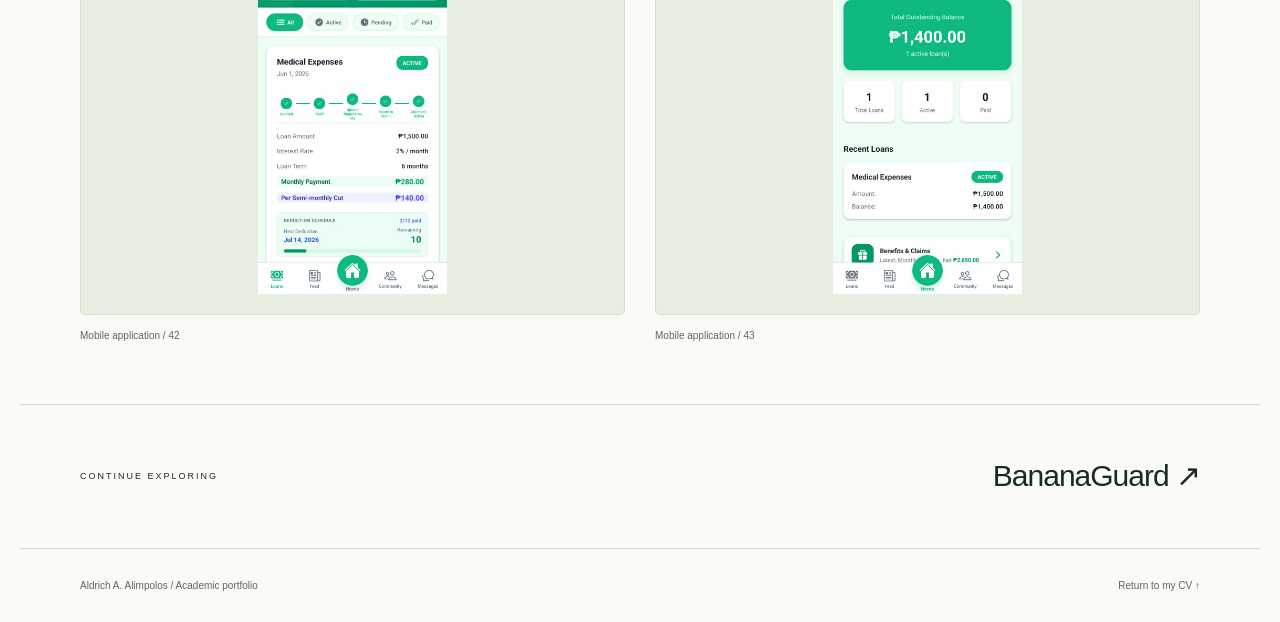
<file: capstone.html>
<!DOCTYPE html><html lang="en"><head><meta charset="UTF-8"><meta name="viewport" content="width=device-width,initial-scale=1"><meta name="description" content="CoopNexus academic project / Aldrich A. Alimpolos. Developer."><title>CoopNexus | Aldrich A. Alimpolos</title><link rel="stylesheet" href="project-details.css"></head><body class="developer"><a class="skip" href="#main">Skip to content</a><header class="project-nav"><a class="owner" href="index.html">Aldrich A. Alimpolos</a><a href="index.html#projects">&#8592; Back to CV</a></header><main id="main"><section class="project-hero"><div class="hero-word"><p class="eyebrow">PROJECT / 01 &nbsp; CAPSTONE PROJECT</p><h1>CoopNexus<span>.</span></h1><p class="project-tagline">A clearer way to manage a cooperative.</p><div class="hero-actions"><a class="action primary" href="#screens">Explore the project &#8595;</a><a class="action secondary" href="#overview">Read overview</a></div></div><aside class="project-facts"><span class="facts-heading">PROJECT AT A GLANCE</span><dl><div><dt>My role</dt><dd>Developer</dd></div><div><dt>Context</dt><dd>Collaborative academic project</dd></div><div><dt>Status</dt><dd>In development</dd></div></dl><div class="tech-tags"><span>React</span><span>Node.js</span><span>Express</span><span>PostgreSQL</span><span>React Native</span><span>Ethereum</span></div></aside></section><section class="overview section" id="overview"><div class="section-label">01 / THE OVERVIEW</div><div><h2>A clearer way to manage a cooperative.</h2><p>A web and mobile cooperative management system bringing membership, loans, savings, and dividends into one platform, with a blockchain-integrated audit trail.</p><p class="role-note">I contributed as a developer on this collaborative project.</p></div></section><section class="section feature-section"><div class="section-label">02 / PROJECT HIGHLIGHTS</div><div class="feature-grid"><article><span class="feature-index">01</span><h3>Member management</h3><p>Member registration and profile management.</p></article><article><span class="feature-index">02</span><h3>Loans &amp; savings</h3><p>Loan applications, approval workflows, payment tracking, and savings records.</p></article><article><span class="feature-index">03</span><h3>Dividend distribution</h3><p>Dividend calculation and distribution workflows.</p></article><article><span class="feature-index">04</span><h3>Audit trail</h3><p>Ethereum-based transaction logging for a transparent record of activity.</p></article></div></section><section class="section gallery-section" id="screens"><div class="gallery-heading"><div><p class="section-label">03 / A CLOSER LOOK</p><h2>Inside CoopNexus</h2></div><p>All 43 project visuals.<br>Open any image to see it in full.</p></div><div class="gallery"><figure><a href="assets/projects/capstone/web-1.png" target="_blank" rel="noopener noreferrer"><img src="assets/projects/capstone/web-1.png" alt="Web application / 01" loading="lazy"></a><figcaption>Web application / 01</figcaption></figure><figure><a href="assets/projects/capstone/web-2.png" target="_blank" rel="noopener noreferrer"><img src="assets/projects/capstone/web-2.png" alt="Web application / 02" loading="lazy"></a><figcaption>Web application / 02</figcaption></figure><figure><a href="assets/projects/capstone/web-3.png" target="_blank" rel="noopener noreferrer"><img src="assets/projects/capstone/web-3.png" alt="Web application / 03" loading="lazy"></a><figcaption>Web application / 03</figcaption></figure><figure><a href="assets/projects/capstone/web-4.png" target="_blank" rel="noopener noreferrer"><img src="assets/projects/capstone/web-4.png" alt="Web application / 04" loading="lazy"></a><figcaption>Web application / 04</figcaption></figure><figure><a href="assets/projects/capstone/web-5.png" target="_blank" rel="noopener noreferrer"><img src="assets/projects/capstone/web-5.png" alt="Web application / 05" loading="lazy"></a><figcaption>Web application / 05</figcaption></figure><figure><a href="assets/projects/capstone/web-6.png" target="_blank" rel="noopener noreferrer"><img src="assets/projects/capstone/web-6.png" alt="Web application / 06" loading="lazy"></a><figcaption>Web application / 06</figcaption></figure><figure><a href="assets/projects/capstone/web-7.png" target="_blank" rel="noopener noreferrer"><img src="assets/projects/capstone/web-7.png" alt="Web application / 07" loading="lazy"></a><figcaption>Web application / 07</figcaption></figure><figure><a href="assets/projects/capstone/web-8.png" target="_blank" rel="noopener noreferrer"><img src="assets/projects/capstone/web-8.png" alt="Web application / 08" loading="lazy"></a><figcaption>Web application / 08</figcaption></figure><figure><a href="assets/projects/capstone/web-9.png" target="_blank" rel="noopener noreferrer"><img src="assets/projects/capstone/web-9.png" alt="Web application / 09" loading="lazy"></a><figcaption>Web application / 09</figcaption></figure><figure><a href="assets/projects/capstone/web-10.png" target="_blank" rel="noopener noreferrer"><img src="assets/projects/capstone/web-10.png" alt="Web application / 10" loading="lazy"></a><figcaption>Web application / 10</figcaption></figure><figure><a href="assets/projects/capstone/web-11.png" target="_blank" rel="noopener noreferrer"><img src="assets/projects/capstone/web-11.png" alt="Web application / 11" loading="lazy"></a><figcaption>Web application / 11</figcaption></figure><figure><a href="assets/projects/capstone/web-12.png" target="_blank" rel="noopener noreferrer"><img src="assets/projects/capstone/web-12.png" alt="Web application / 12" loading="lazy"></a><figcaption>Web application / 12</figcaption></figure><figure><a href="assets/projects/capstone/web-13.png" target="_blank" rel="noopener noreferrer"><img src="assets/projects/capstone/web-13.png" alt="Web application / 13" loading="lazy"></a><figcaption>Web application / 13</figcaption></figure><figure><a href="assets/projects/capstone/web-14.png" target="_blank" rel="noopener noreferrer"><img src="assets/projects/capstone/web-14.png" alt="Web application / 14" loading="lazy"></a><figcaption>Web application / 14</figcaption></figure><figure><a href="assets/projects/capstone/web-15.png" target="_blank" rel="noopener noreferrer"><img src="assets/projects/capstone/web-15.png" alt="Web application / 15" loading="lazy"></a><figcaption>Web application / 15</figcaption></figure><figure><a href="assets/projects/capstone/web-16.png" target="_blank" rel="noopener noreferrer"><img src="assets/projects/capstone/web-16.png" alt="Web application / 16" loading="lazy"></a><figcaption>Web application / 16</figcaption></figure><figure><a href="assets/projects/capstone/web-17.png" target="_blank" rel="noopener noreferrer"><img src="assets/projects/capstone/web-17.png" alt="Web application / 17" loading="lazy"></a><figcaption>Web application / 17</figcaption></figure><figure><a href="assets/projects/capstone/web-18.png" target="_blank" rel="noopener noreferrer"><img src="assets/projects/capstone/web-18.png" alt="Web application / 18" loading="lazy"></a><figcaption>Web application / 18</figcaption></figure><figure><a href="assets/projects/capstone/web-19.png" target="_blank" rel="noopener noreferrer"><img src="assets/projects/capstone/web-19.png" alt="Web application / 19" loading="lazy"></a><figcaption>Web application / 19</figcaption></figure><figure><a href="assets/projects/capstone/web-20.png" target="_blank" rel="noopener noreferrer"><img src="assets/projects/capstone/web-20.png" alt="Web application / 20" loading="lazy"></a><figcaption>Web application / 20</figcaption></figure><figure><a href="assets/projects/capstone/web-21.png" target="_blank" rel="noopener noreferrer"><img src="assets/projects/capstone/web-21.png" alt="Web application / 21" loading="lazy"></a><figcaption>Web application / 21</figcaption></figure><figure><a href="assets/projects/capstone/web-22.png" target="_blank" rel="noopener noreferrer"><img src="assets/projects/capstone/web-22.png" alt="Web application / 22" loading="lazy"></a><figcaption>Web application / 22</figcaption></figure><figure><a href="assets/projects/capstone/web-23.png" target="_blank" rel="noopener noreferrer"><img src="assets/projects/capstone/web-23.png" alt="Web application / 23" loading="lazy"></a><figcaption>Web application / 23</figcaption></figure><figure><a href="assets/projects/capstone/web-24.png" target="_blank" rel="noopener noreferrer"><img src="assets/projects/capstone/web-24.png" alt="Web application / 24" loading="lazy"></a><figcaption>Web application / 24</figcaption></figure><figure><a href="assets/projects/capstone/web-25.png" target="_blank" rel="noopener noreferrer"><img src="assets/projects/capstone/web-25.png" alt="Web application / 25" loading="lazy"></a><figcaption>Web application / 25</figcaption></figure><figure><a href="assets/projects/capstone/web-26.png" target="_blank" rel="noopener noreferrer"><img src="assets/projects/capstone/web-26.png" alt="Web application / 26" loading="lazy"></a><figcaption>Web application / 26</figcaption></figure><figure><a href="assets/projects/capstone/web-27.png" target="_blank" rel="noopener noreferrer"><img src="assets/projects/capstone/web-27.png" alt="Web application / 27" loading="lazy"></a><figcaption>Web application / 27</figcaption></figure><figure><a href="assets/projects/capstone/web-28.png" target="_blank" rel="noopener noreferrer"><img src="assets/projects/capstone/web-28.png" alt="Web application / 28" loading="lazy"></a><figcaption>Web application / 28</figcaption></figure><figure><a href="assets/projects/capstone/mobile-1.jpg" target="_blank" rel="noopener noreferrer"><img src="assets/projects/capstone/mobile-1.jpg" alt="Mobile application / 29" loading="lazy"></a><figcaption>Mobile application / 29</figcaption></figure><figure><a href="assets/projects/capstone/mobile-2.jpg" target="_blank" rel="noopener noreferrer"><img src="assets/projects/capstone/mobile-2.jpg" alt="Mobile application / 30" loading="lazy"></a><figcaption>Mobile application / 30</figcaption></figure><figure><a href="assets/projects/capstone/mobile-3.jpg" target="_blank" rel="noopener noreferrer"><img src="assets/projects/capstone/mobile-3.jpg" alt="Mobile application / 31" loading="lazy"></a><figcaption>Mobile application / 31</figcaption></figure><figure><a href="assets/projects/capstone/mobile-4.jpg" target="_blank" rel="noopener noreferrer"><img src="assets/projects/capstone/mobile-4.jpg" alt="Mobile application / 32" loading="lazy"></a><figcaption>Mobile application / 32</figcaption></figure><figure><a href="assets/projects/capstone/mobile-5.jpg" target="_blank" rel="noopener noreferrer"><img src="assets/projects/capstone/mobile-5.jpg" alt="Mobile application / 33" loading="lazy"></a><figcaption>Mobile application / 33</figcaption></figure><figure><a href="assets/projects/capstone/mobile-6.jpg" target="_blank" rel="noopener noreferrer"><img src="assets/projects/capstone/mobile-6.jpg" alt="Mobile application / 34" loading="lazy"></a><figcaption>Mobile application / 34</figcaption></figure><figure><a href="assets/projects/capstone/mobile-7.jpg" target="_blank" rel="noopener noreferrer"><img src="assets/projects/capstone/mobile-7.jpg" alt="Mobile application / 35" loading="lazy"></a><figcaption>Mobile application / 35</figcaption></figure><figure><a href="assets/projects/capstone/mobile-8.jpg" target="_blank" rel="noopener noreferrer"><img src="assets/projects/capstone/mobile-8.jpg" alt="Mobile application / 36" loading="lazy"></a><figcaption>Mobile application / 36</figcaption></figure><figure><a href="assets/projects/capstone/mobile-9.jpg" target="_blank" rel="noopener noreferrer"><img src="assets/projects/capstone/mobile-9.jpg" alt="Mobile application / 37" loading="lazy"></a><figcaption>Mobile application / 37</figcaption></figure><figure><a href="assets/projects/capstone/mobile-10.jpg" target="_blank" rel="noopener noreferrer"><img src="assets/projects/capstone/mobile-10.jpg" alt="Mobile application / 38" loading="lazy"></a><figcaption>Mobile application / 38</figcaption></figure><figure><a href="assets/projects/capstone/mobile-11.jpg" target="_blank" rel="noopener noreferrer"><img src="assets/projects/capstone/mobile-11.jpg" alt="Mobile application / 39" loading="lazy"></a><figcaption>Mobile application / 39</figcaption></figure><figure><a href="assets/projects/capstone/mobile-12.jpg" target="_blank" rel="noopener noreferrer"><img src="assets/projects/capstone/mobile-12.jpg" alt="Mobile application / 40" loading="lazy"></a><figcaption>Mobile application / 40</figcaption></figure><figure><a href="assets/projects/capstone/mobile-13.jpg" target="_blank" rel="noopener noreferrer"><img src="assets/projects/capstone/mobile-13.jpg" alt="Mobile application / 41" loading="lazy"></a><figcaption>Mobile application / 41</figcaption></figure><figure><a href="assets/projects/capstone/mobile-14.jpg" target="_blank" rel="noopener noreferrer"><img src="assets/projects/capstone/mobile-14.jpg" alt="Mobile application / 42" loading="lazy"></a><figcaption>Mobile application / 42</figcaption></figure><figure><a href="assets/projects/capstone/mobile-15.jpg" target="_blank" rel="noopener noreferrer"><img src="assets/projects/capstone/mobile-15.jpg" alt="Mobile application / 43" loading="lazy"></a><figcaption>Mobile application / 43</figcaption></figure></div></section><section class="next-project"><span>CONTINUE EXPLORING</span><a href="data-mining.html">BananaGuard &#8599;</a></section></main><footer><span>Aldrich A. Alimpolos / Academic portfolio</span><a href="index.html">Return to my CV &#8593;</a></footer></body></html>
</file>
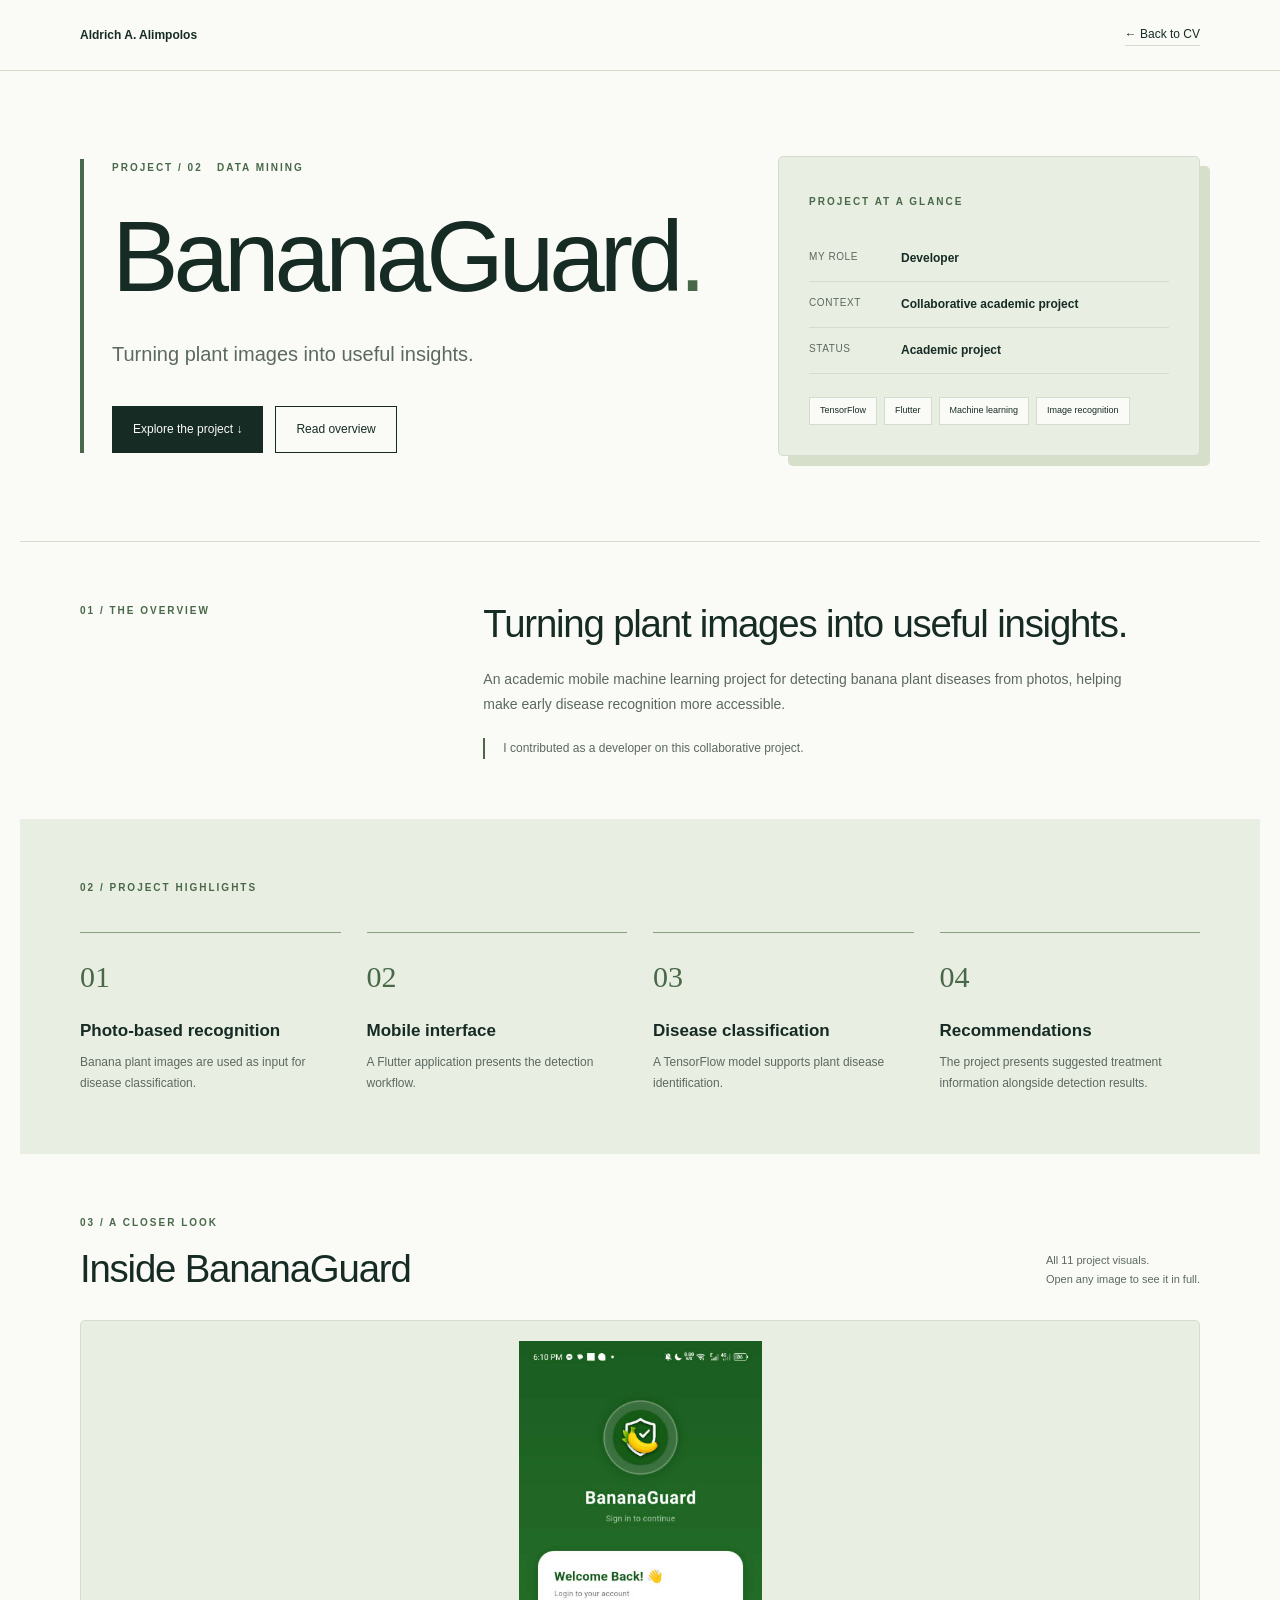
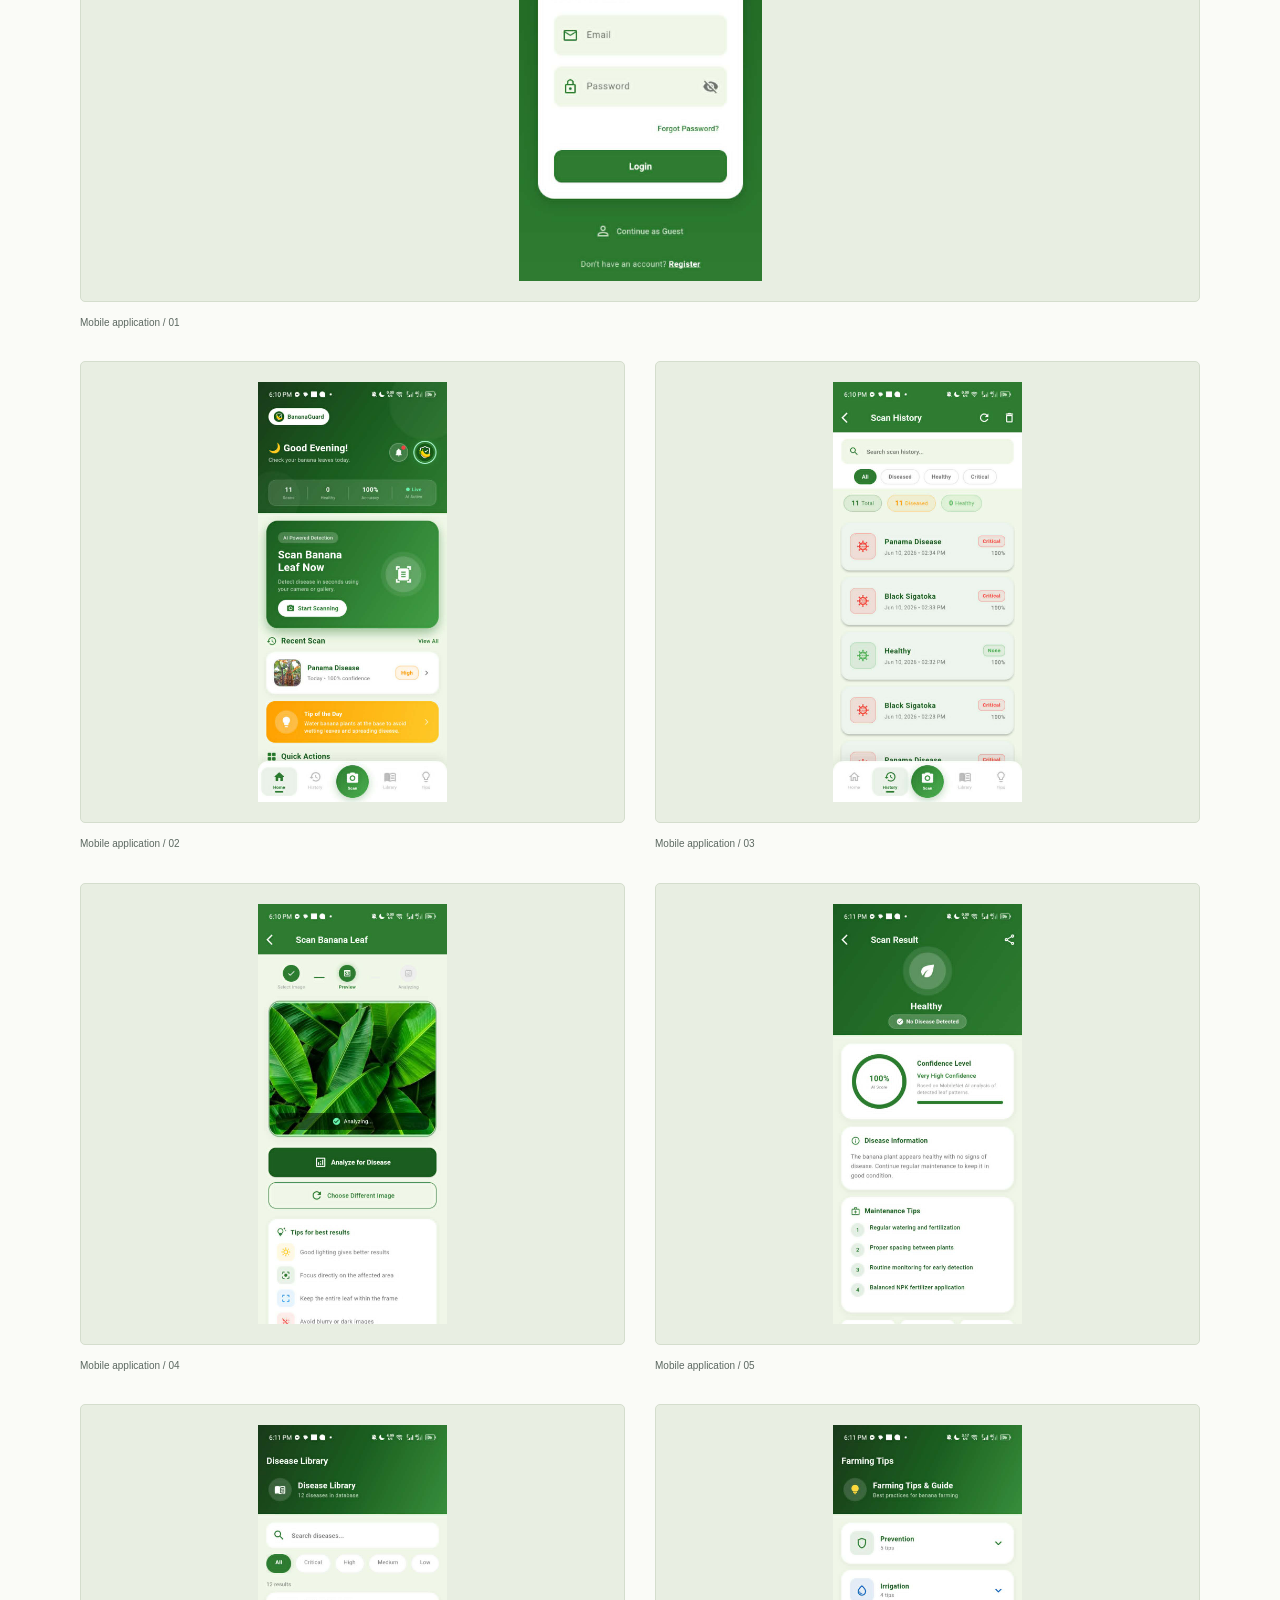
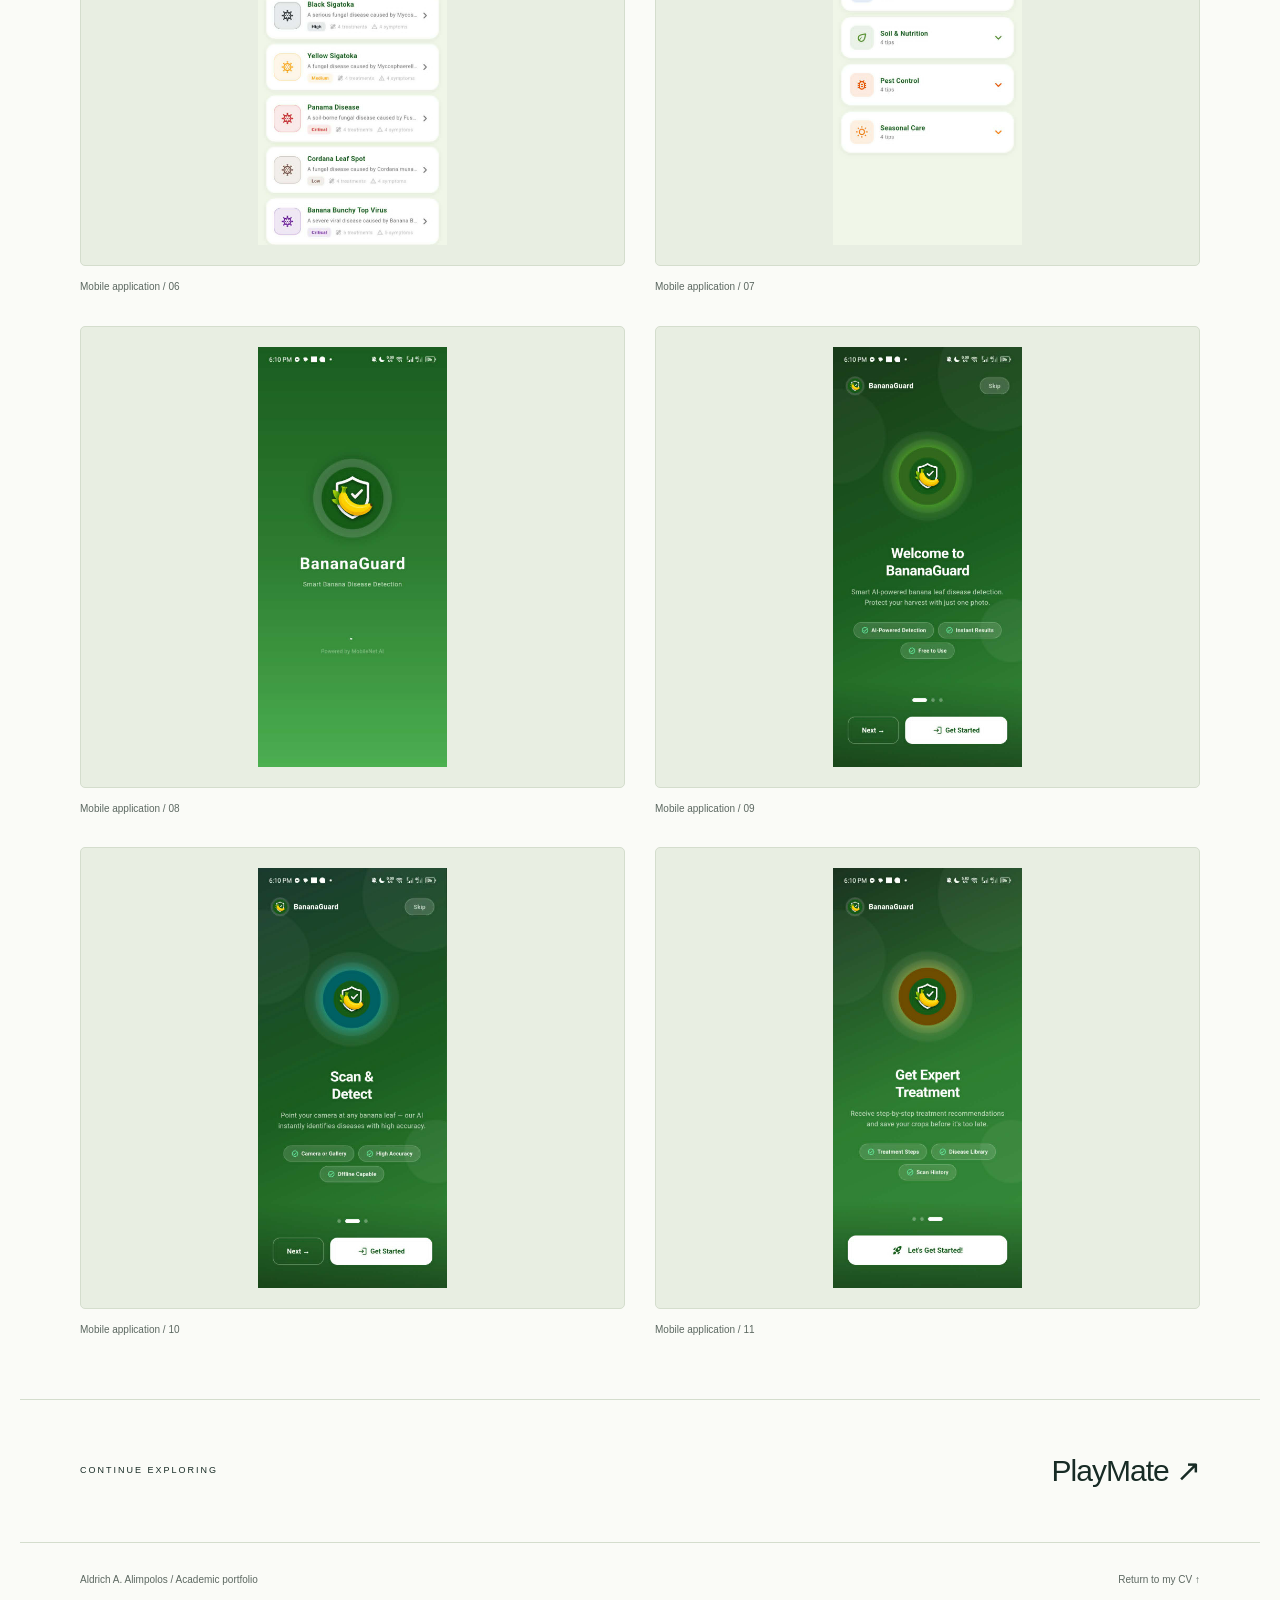
<file: data-mining.html>
<!DOCTYPE html><html lang="en"><head><meta charset="UTF-8"><meta name="viewport" content="width=device-width,initial-scale=1"><meta name="description" content="BananaGuard academic project / Aldrich A. Alimpolos. Developer."><title>BananaGuard | Aldrich A. Alimpolos</title><link rel="stylesheet" href="project-details.css"></head><body class="developer"><a class="skip" href="#main">Skip to content</a><header class="project-nav"><a class="owner" href="index.html">Aldrich A. Alimpolos</a><a href="index.html#projects">&#8592; Back to CV</a></header><main id="main"><section class="project-hero"><div class="hero-word"><p class="eyebrow">PROJECT / 02 &nbsp; DATA MINING</p><h1>BananaGuard<span>.</span></h1><p class="project-tagline">Turning plant images into useful insights.</p><div class="hero-actions"><a class="action primary" href="#screens">Explore the project &#8595;</a><a class="action secondary" href="#overview">Read overview</a></div></div><aside class="project-facts"><span class="facts-heading">PROJECT AT A GLANCE</span><dl><div><dt>My role</dt><dd>Developer</dd></div><div><dt>Context</dt><dd>Collaborative academic project</dd></div><div><dt>Status</dt><dd>Academic project</dd></div></dl><div class="tech-tags"><span>TensorFlow</span><span>Flutter</span><span>Machine learning</span><span>Image recognition</span></div></aside></section><section class="overview section" id="overview"><div class="section-label">01 / THE OVERVIEW</div><div><h2>Turning plant images into useful insights.</h2><p>An academic mobile machine learning project for detecting banana plant diseases from photos, helping make early disease recognition more accessible.</p><p class="role-note">I contributed as a developer on this collaborative project.</p></div></section><section class="section feature-section"><div class="section-label">02 / PROJECT HIGHLIGHTS</div><div class="feature-grid"><article><span class="feature-index">01</span><h3>Photo-based recognition</h3><p>Banana plant images are used as input for disease classification.</p></article><article><span class="feature-index">02</span><h3>Mobile interface</h3><p>A Flutter application presents the detection workflow.</p></article><article><span class="feature-index">03</span><h3>Disease classification</h3><p>A TensorFlow model supports plant disease identification.</p></article><article><span class="feature-index">04</span><h3>Recommendations</h3><p>The project presents suggested treatment information alongside detection results.</p></article></div></section><section class="section gallery-section" id="screens"><div class="gallery-heading"><div><p class="section-label">03 / A CLOSER LOOK</p><h2>Inside BananaGuard</h2></div><p>All 11 project visuals.<br>Open any image to see it in full.</p></div><div class="gallery"><figure><a href="assets/projects/datamining/screenshot1.jpg" target="_blank" rel="noopener noreferrer"><img src="assets/projects/datamining/screenshot1.jpg" alt="Mobile application / 01" loading="lazy"></a><figcaption>Mobile application / 01</figcaption></figure><figure><a href="assets/projects/datamining/screenshot2.jpg" target="_blank" rel="noopener noreferrer"><img src="assets/projects/datamining/screenshot2.jpg" alt="Mobile application / 02" loading="lazy"></a><figcaption>Mobile application / 02</figcaption></figure><figure><a href="assets/projects/datamining/screenshot3.jpg" target="_blank" rel="noopener noreferrer"><img src="assets/projects/datamining/screenshot3.jpg" alt="Mobile application / 03" loading="lazy"></a><figcaption>Mobile application / 03</figcaption></figure><figure><a href="assets/projects/datamining/screenshot4.jpg" target="_blank" rel="noopener noreferrer"><img src="assets/projects/datamining/screenshot4.jpg" alt="Mobile application / 04" loading="lazy"></a><figcaption>Mobile application / 04</figcaption></figure><figure><a href="assets/projects/datamining/screenshot5.jpg" target="_blank" rel="noopener noreferrer"><img src="assets/projects/datamining/screenshot5.jpg" alt="Mobile application / 05" loading="lazy"></a><figcaption>Mobile application / 05</figcaption></figure><figure><a href="assets/projects/datamining/screenshot6.jpg" target="_blank" rel="noopener noreferrer"><img src="assets/projects/datamining/screenshot6.jpg" alt="Mobile application / 06" loading="lazy"></a><figcaption>Mobile application / 06</figcaption></figure><figure><a href="assets/projects/datamining/screenshot7.jpg" target="_blank" rel="noopener noreferrer"><img src="assets/projects/datamining/screenshot7.jpg" alt="Mobile application / 07" loading="lazy"></a><figcaption>Mobile application / 07</figcaption></figure><figure><a href="assets/projects/datamining/screenshot8.jpg" target="_blank" rel="noopener noreferrer"><img src="assets/projects/datamining/screenshot8.jpg" alt="Mobile application / 08" loading="lazy"></a><figcaption>Mobile application / 08</figcaption></figure><figure><a href="assets/projects/datamining/screenshot9.jpg" target="_blank" rel="noopener noreferrer"><img src="assets/projects/datamining/screenshot9.jpg" alt="Mobile application / 09" loading="lazy"></a><figcaption>Mobile application / 09</figcaption></figure><figure><a href="assets/projects/datamining/screenshot10.jpg" target="_blank" rel="noopener noreferrer"><img src="assets/projects/datamining/screenshot10.jpg" alt="Mobile application / 10" loading="lazy"></a><figcaption>Mobile application / 10</figcaption></figure><figure><a href="assets/projects/datamining/screenshot11.jpg" target="_blank" rel="noopener noreferrer"><img src="assets/projects/datamining/screenshot11.jpg" alt="Mobile application / 11" loading="lazy"></a><figcaption>Mobile application / 11</figcaption></figure></div></section><section class="next-project"><span>CONTINUE EXPLORING</span><a href="hci-techno.html">PlayMate &#8599;</a></section></main><footer><span>Aldrich A. Alimpolos / Academic portfolio</span><a href="index.html">Return to my CV &#8593;</a></footer></body></html>
</file>
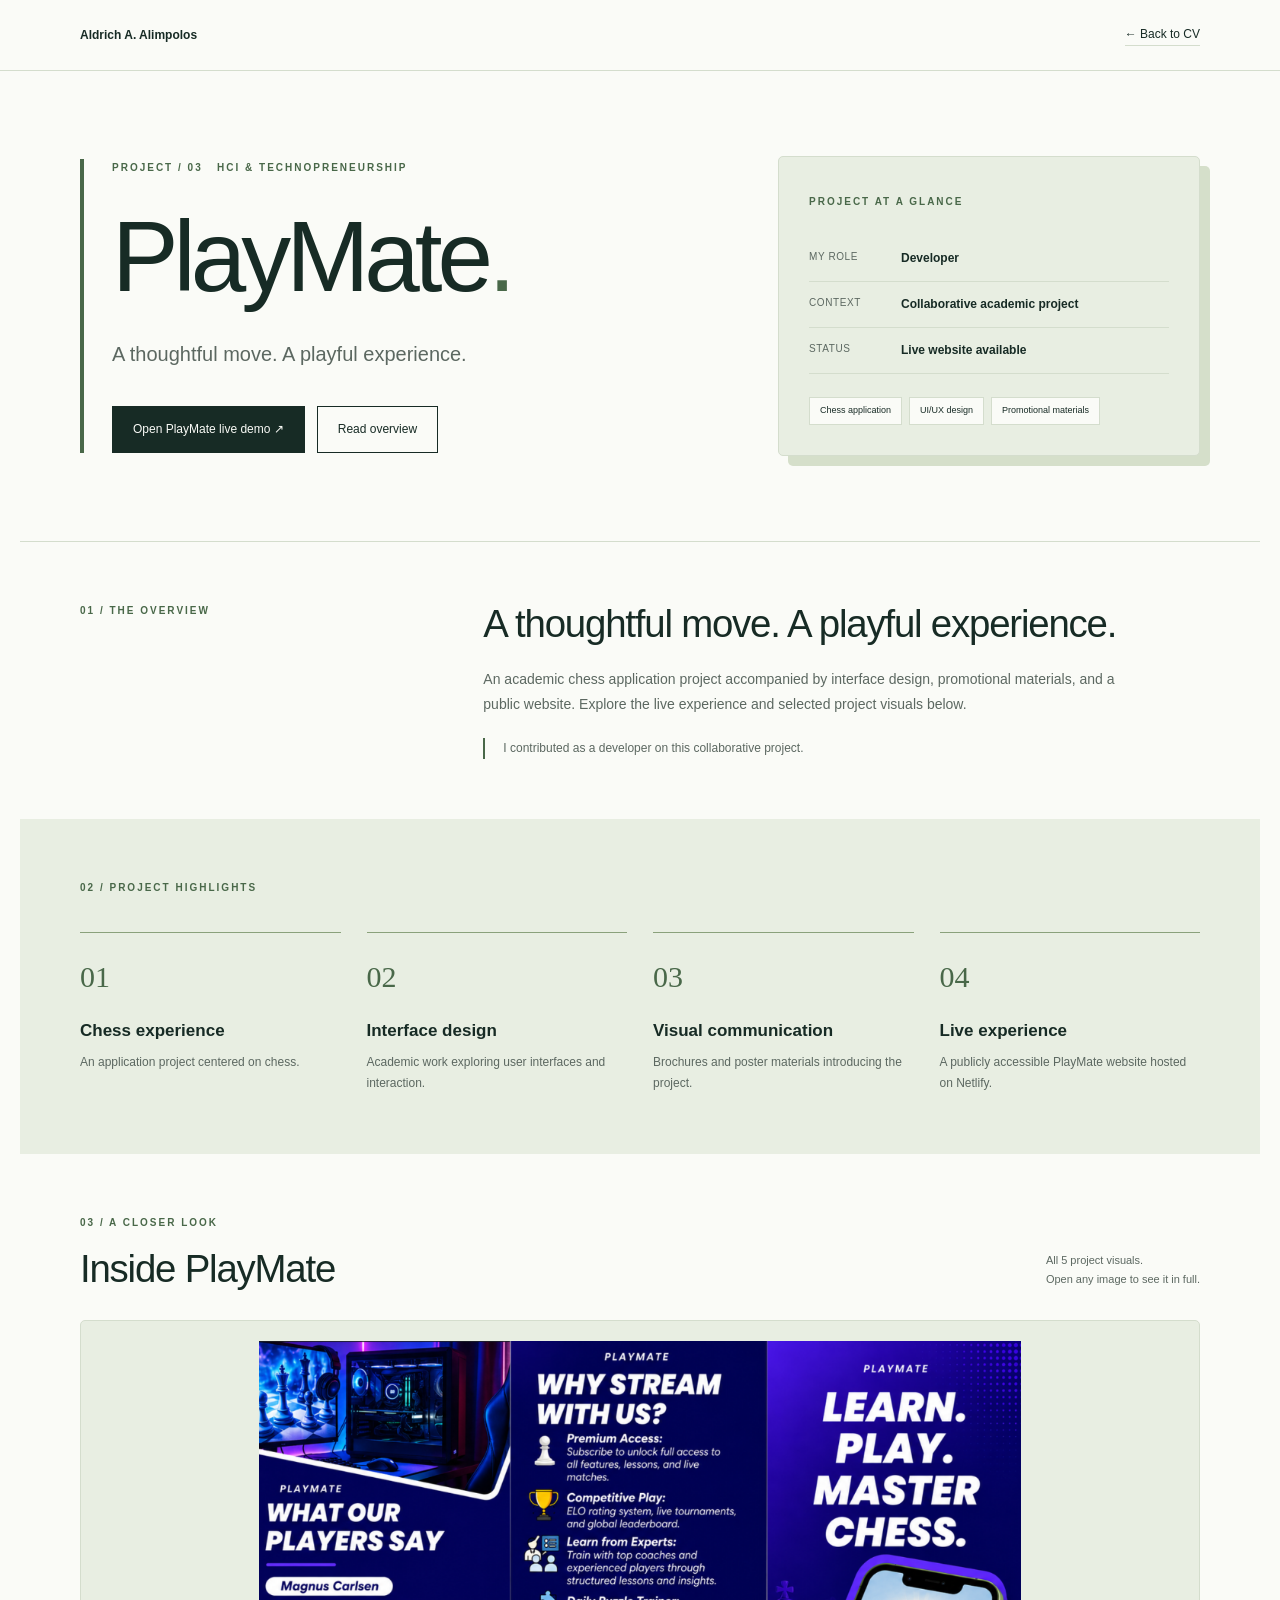
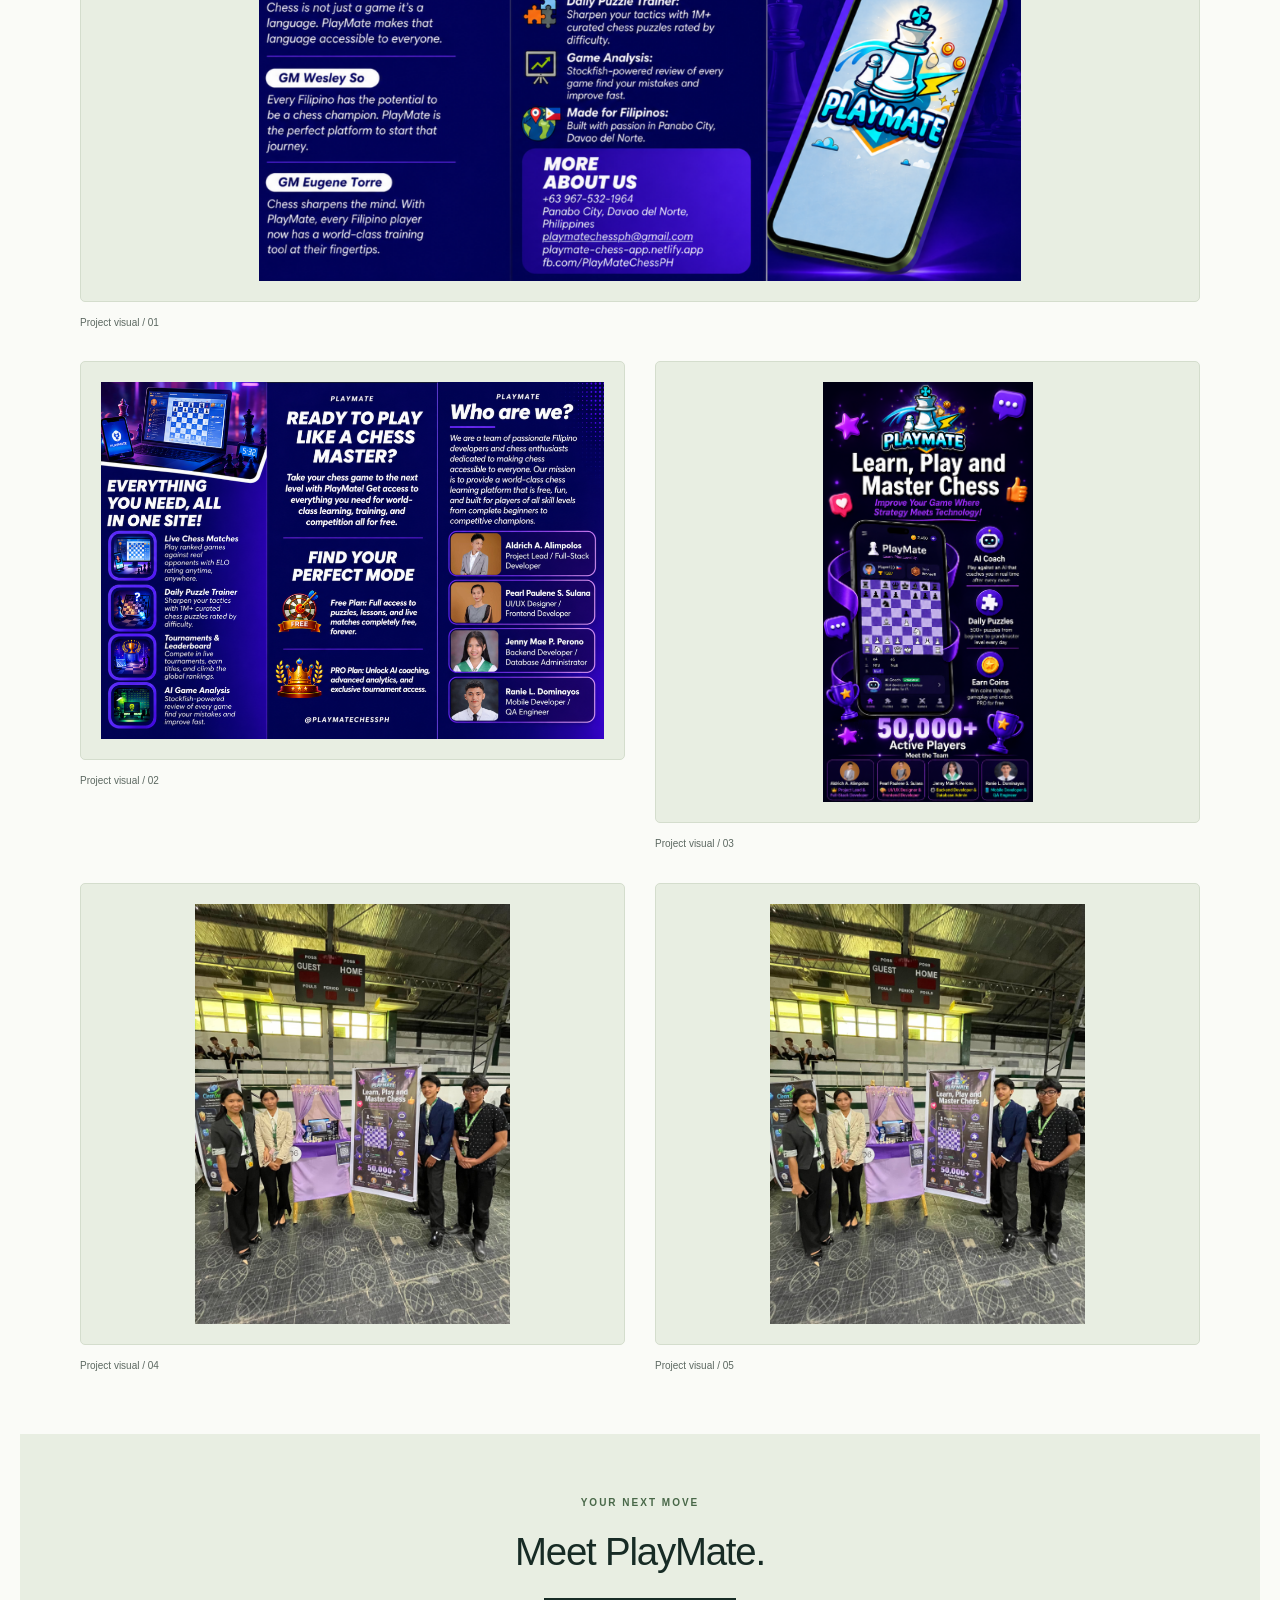
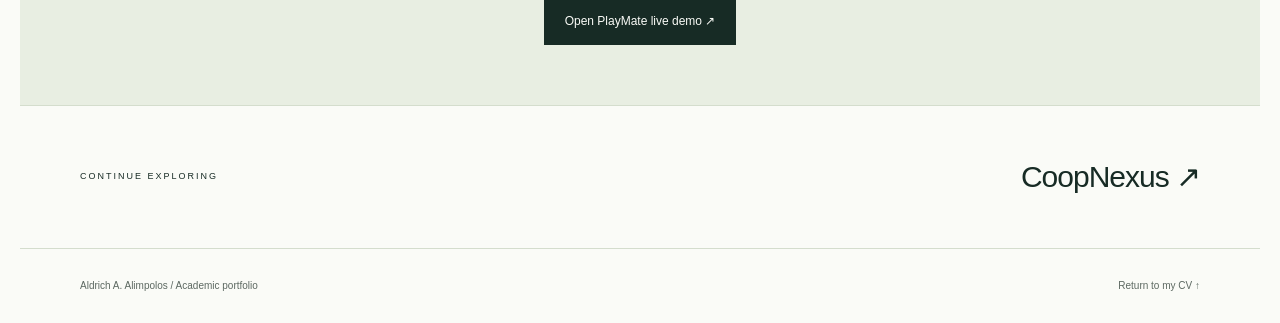
<file: hci-techno.html>
<!DOCTYPE html><html lang="en"><head><meta charset="UTF-8"><meta name="viewport" content="width=device-width,initial-scale=1"><meta name="description" content="PlayMate academic project / Aldrich A. Alimpolos. Developer."><title>PlayMate | Aldrich A. Alimpolos</title><link rel="stylesheet" href="project-details.css"></head><body class="developer"><a class="skip" href="#main">Skip to content</a><header class="project-nav"><a class="owner" href="index.html">Aldrich A. Alimpolos</a><a href="index.html#projects">&#8592; Back to CV</a></header><main id="main"><section class="project-hero"><div class="hero-word"><p class="eyebrow">PROJECT / 03 &nbsp; HCI &amp; TECHNOPRENEURSHIP</p><h1>PlayMate<span>.</span></h1><p class="project-tagline">A thoughtful move. A playful experience.</p><div class="hero-actions"><a class="action primary" href="https://playmate-chess.netlify.app/" target="_blank" rel="noopener noreferrer">Open PlayMate live demo &#8599;</a><a class="action secondary" href="#overview">Read overview</a></div></div><aside class="project-facts"><span class="facts-heading">PROJECT AT A GLANCE</span><dl><div><dt>My role</dt><dd>Developer</dd></div><div><dt>Context</dt><dd>Collaborative academic project</dd></div><div><dt>Status</dt><dd>Live website available</dd></div></dl><div class="tech-tags"><span>Chess application</span><span>UI/UX design</span><span>Promotional materials</span></div></aside></section><section class="overview section" id="overview"><div class="section-label">01 / THE OVERVIEW</div><div><h2>A thoughtful move. A playful experience.</h2><p>An academic chess application project accompanied by interface design, promotional materials, and a public website. Explore the live experience and selected project visuals below.</p><p class="role-note">I contributed as a developer on this collaborative project.</p></div></section><section class="section feature-section"><div class="section-label">02 / PROJECT HIGHLIGHTS</div><div class="feature-grid"><article><span class="feature-index">01</span><h3>Chess experience</h3><p>An application project centered on chess.</p></article><article><span class="feature-index">02</span><h3>Interface design</h3><p>Academic work exploring user interfaces and interaction.</p></article><article><span class="feature-index">03</span><h3>Visual communication</h3><p>Brochures and poster materials introducing the project.</p></article><article><span class="feature-index">04</span><h3>Live experience</h3><p>A publicly accessible PlayMate website hosted on Netlify.</p></article></div></section><section class="section gallery-section" id="screens"><div class="gallery-heading"><div><p class="section-label">03 / A CLOSER LOOK</p><h2>Inside PlayMate</h2></div><p>All 5 project visuals.<br>Open any image to see it in full.</p></div><div class="gallery"><figure><a href="assets/projects/hci-brochure.png" target="_blank" rel="noopener noreferrer"><img src="assets/projects/hci-brochure.png" alt="Project visual / 01" loading="lazy"></a><figcaption>Project visual / 01</figcaption></figure><figure><a href="assets/projects/techno-brochure.png" target="_blank" rel="noopener noreferrer"><img src="assets/projects/techno-brochure.png" alt="Project visual / 02" loading="lazy"></a><figcaption>Project visual / 02</figcaption></figure><figure><a href="assets/projects/playmate-poster.png" target="_blank" rel="noopener noreferrer"><img src="assets/projects/playmate-poster.png" alt="Project visual / 03" loading="lazy"></a><figcaption>Project visual / 03</figcaption></figure><figure><a href="assets/projects/playmate-check1.jpg" target="_blank" rel="noopener noreferrer"><img src="assets/projects/playmate-check1.jpg" alt="Project visual / 04" loading="lazy"></a><figcaption>Project visual / 04</figcaption></figure><figure><a href="assets/projects/playmate-check2.jpg" target="_blank" rel="noopener noreferrer"><img src="assets/projects/playmate-check2.jpg" alt="Project visual / 05" loading="lazy"></a><figcaption>Project visual / 05</figcaption></figure></div></section><section class="demo-section"><p class="eyebrow">YOUR NEXT MOVE</p><h2>Meet PlayMate.</h2><a class="action primary" href="https://playmate-chess.netlify.app/" target="_blank" rel="noopener noreferrer">Open PlayMate live demo &#8599;</a></section><section class="next-project"><span>CONTINUE EXPLORING</span><a href="capstone.html">CoopNexus &#8599;</a></section></main><footer><span>Aldrich A. Alimpolos / Academic portfolio</span><a href="index.html">Return to my CV &#8593;</a></footer></body></html>
</file>
<file: styles.css>
:root{--ink:#172b25;--muted:#5c6861;--paper:#fafbf7;--surface:#eef1e9;--accent:#496849;--line:#d9dfd3;--serif:Georgia,'Times New Roman',serif}*{box-sizing:border-box}html{scroll-behavior:smooth;scroll-padding-top:100px}body{margin:0;background:var(--paper);color:var(--ink);font-family:'Segoe UI',Arial,sans-serif;line-height:1.65}a{color:inherit;text-decoration:none}button{font:inherit;cursor:pointer}a,button{-webkit-tap-highlight-color:transparent}a:focus-visible,button:focus-visible{outline:3px solid #aa793b;outline-offset:5px}::selection{background:#d6e4c4}h1,h2,h3,p{margin:0}h1,h2,h3{line-height:1.16;font-weight:600}em{font-family:var(--serif);font-weight:400}h2{font-size:clamp(1.8rem,3.5vw,2.8rem);letter-spacing:-1px}h3{font-size:1.2rem}p{color:var(--muted)}.wrap{width:min(1120px,calc(100% - 80px));margin-inline:auto}.site-header{position:sticky;top:0;z-index:20;display:flex;align-items:center;justify-content:space-between;gap:25px;padding:16px max(40px,calc((100% - 1120px)/2));border-bottom:1px solid var(--line);background:rgba(250,251,247,.96)}.brand{font-size:1.8rem;font-weight:800;letter-spacing:-2px}.brand span,.accent{color:var(--accent)}nav{display:flex;gap:27px;align-items:center}nav a{font-size:.85rem;font-weight:600;position:relative}nav a:after{content:'';position:absolute;left:0;right:100%;bottom:-6px;height:2px;background:var(--accent);transition:right .2s}nav a:hover:after,nav a[aria-current]:after{right:0}.menu-toggle{display:none}.hero{display:grid;grid-template-columns:1.3fr 1fr;align-items:center;gap:70px;padding-block:85px 78px}.eyebrow{font-size:.7rem;font-weight:700;letter-spacing:2px;color:var(--accent);margin-bottom:22px}.status-dot{display:inline-block;width:7px;height:7px;margin-right:7px;border-radius:50%;background:var(--accent);box-shadow:0 0 0 4px #e5ebdc}h1{font-size:clamp(2.7rem,4.9vw,4.2rem);letter-spacing:-2.8px}h1 em{color:var(--accent)}.hero-description{font-size:1.02rem;max-width:460px;margin-top:26px}.actions{display:flex;flex-wrap:wrap;gap:12px;margin-top:32px}.button{display:inline-flex;align-items:center;justify-content:center;gap:22px;padding:13px 20px;border:1px solid var(--ink);border-radius:4px;font-size:.82rem;font-weight:600;transition:transform .2s,background .2s}.button:hover{transform:translateY(-3px)}.primary{background:var(--ink);color:white}.primary:hover{background:#315142}.secondary{background:transparent;color:var(--ink)}.secondary:hover{background:var(--surface)}.hero-note{font-size:.76rem;margin-top:23px}.profile-card{border:1px solid var(--line);background:white;border-radius:8px;overflow:hidden;transform:rotate(2deg);box-shadow:0 15px 45px #172b2510}.portrait{height:310px;background:#dce3d1;position:relative;display:grid;place-items:center;overflow:hidden}.profile-caption{display:flex;align-items:center;justify-content:space-between;padding:24px}.profile-caption h2{font-size:1.15rem;letter-spacing:-.3px}.profile-caption p{font-size:.75rem;margin-top:7px}.card-arrow{font-size:1.7rem}.profile-bottom{display:flex;justify-content:space-between;gap:10px;padding:12px 24px;border-top:1px solid var(--line);font-size:.65rem;color:var(--muted)}.intro-strip{border-block:1px solid var(--line)}.intro-strip .wrap{display:flex;align-items:center;justify-content:space-between;gap:20px;padding-block:21px;font-size:.8rem}.intro-strip span:first-child{font-weight:600}.intro-strip a{font-weight:600}.section{padding-block:85px}.section-heading{margin-bottom:38px}.section-heading .eyebrow{margin-bottom:16px}.inline-heading{display:flex;justify-content:space-between;align-items:end;gap:30px}.inline-heading>p{font-size:.85rem}.about-grid{display:grid;grid-template-columns:1.35fr 1fr;gap:70px}.prose>p+p{margin-top:18px}.objective{border-left:3px solid var(--accent);padding-left:22px;margin-top:30px}.objective h3{font-size:.95rem;margin-bottom:10px}.objective p{font-size:.9rem}.facts{margin:0}.facts>div{padding:15px 0;border-bottom:1px solid var(--line)}.facts>div:first-child{padding-top:0}dt{font-size:.7rem;text-transform:uppercase;letter-spacing:1px;color:var(--muted);margin-bottom:6px}dd{margin:0;font-size:.9rem;font-weight:500;overflow-wrap:anywhere}.tinted{background:var(--surface)}.education-item{display:grid;grid-template-columns:220px 1fr;gap:35px;padding:30px 0;border-top:1px solid #ced6c7}.date{font-weight:600;font-size:.95rem;color:var(--ink)}.date span{display:block;font-size:.7rem;font-weight:400;margin-top:4px}.tag{display:block;font-size:.62rem;font-weight:700;letter-spacing:1.5px;color:var(--accent);margin-bottom:14px}.education-item h3{font-size:1.3rem;margin-bottom:10px}.school{color:var(--ink);font-weight:500}.education-item div>p:last-child{font-size:.8rem;margin-top:6px}.skills-grid{display:grid;grid-template-columns:repeat(3,1fr);gap:20px}.skill-card{border:1px solid var(--line);border-radius:5px;padding:28px;transition:transform .2s,box-shadow .2s}.skill-card:hover{transform:translateY(-5px);box-shadow:0 12px 30px #172b250a}.skill-icon{font-size:1.5rem;color:var(--accent);display:block;margin-bottom:28px}.skill-card h3{margin-bottom:12px}.skill-card p{font-size:.85rem}.chips{display:flex;flex-wrap:wrap;list-style:none;padding:0;margin:22px 0 0;gap:7px}.chips li{font-size:.68rem;padding:5px 10px;border:1px solid var(--line);border-radius:4px;background:#fafbf7}.text-link{font-size:.85rem;font-weight:600;text-decoration:underline;text-underline-offset:5px}.text-link:hover{color:var(--accent)}.project-card{display:grid;grid-template-columns:1.1fr 1fr;border:1px solid var(--line);border-radius:6px;background:var(--paper);overflow:hidden}.project-preview{background:#d6dfcd;min-height:330px;display:flex;align-items:center;justify-content:center;position:relative;padding:40px}.mini-browser{background:var(--paper);width:100%;max-width:350px;border:1px solid #a6b69a;border-radius:5px;overflow:hidden;transform:rotate(-3deg);box-shadow:0 18px 25px #172b2514;transition:transform .3s}.project-card:hover .mini-browser{transform:rotate(0)}.browser-dots{display:flex;gap:4px;border-bottom:1px solid var(--line);padding:10px}.browser-dots i{width:5px;height:5px;border-radius:50%;background:#9da893}.mini-page{padding:24px 30px}.mini-page>span{font-size:.45rem;letter-spacing:2px}.mini-page strong{display:block;font-size:1.7rem;line-height:1.15;margin-top:15px;letter-spacing:-1px}.mini-page em{color:var(--accent)}.mini-line{height:3px;width:75%;background:var(--line);margin-block:17px 12px}.mini-button{width:64px;height:17px;background:var(--ink);border-radius:2px}.preview-note{position:absolute;bottom:15px;font-size:.55rem;letter-spacing:2px}.project-copy{padding:42px}.project-copy h3{font-size:1.8rem;margin-bottom:18px}.project-copy p{font-size:.9rem}.project-links{display:flex;flex-wrap:wrap;gap:25px;margin-top:28px}.growth-grid{display:grid;grid-template-columns:1fr 1fr;gap:25px}.growth-card{padding:30px;border-top:1px solid var(--line);background:#f1f3ec}.growth-card h3{margin-bottom:16px}.growth-card p{font-size:.9rem}.growth-card .text-link{display:inline-block;margin-top:20px}.contact-section{padding-block:75px;background:var(--ink);color:var(--paper)}.contact-section .eyebrow{color:#c2d2ae}.contact-layout{display:grid;grid-template-columns:1.2fr 1fr;gap:80px}.contact-layout h2{font-size:clamp(2.3rem,4vw,3.5rem)}.contact-layout>div>p{color:#c0cbc2;margin-block:25px;max-width:430px;font-size:.9rem}.light{background:#d8e4c7;border-color:#d8e4c7;color:var(--ink)}.contact-list{margin:0}.contact-list>div{border-bottom:1px solid #ffffff25;padding:0 0 18px;margin-bottom:18px}.contact-list dt{color:#b8c7b9}.contact-list a:hover{text-decoration:underline}.footer{display:flex;justify-content:space-between;gap:15px;padding-block:25px;font-size:.7rem}.footer a{font-weight:600}.skip-link{position:fixed;left:16px;top:-100px;background:var(--ink);color:white;padding:10px 20px;z-index:50}.skip-link:focus{top:10px}.reveal{opacity:0;transform:translateY(18px);transition:opacity .6s,transform .6s}.reveal.visible{opacity:1;transform:none}
@media(min-width:850px){.hero-copy{animation:enter .7s ease both}.profile-card{animation:card-enter .8s ease both}@keyframes enter{from{opacity:0;transform:translateY(18px)}to{opacity:1;transform:none}}@keyframes card-enter{from{opacity:0;transform:translateY(18px) rotate(2deg)}to{opacity:1;transform:rotate(2deg)}}}
@media(max-width:1000px){.hero{gap:35px}.profile-caption{padding:20px 15px}nav{gap:18px}.skills-grid{gap:12px}.skill-card{padding:22px}.contact-layout,.about-grid{gap:40px}}
@media(max-width:760px){.wrap{width:calc(100% - 40px)}.site-header{padding:12px 20px}.menu-toggle{display:flex;align-items:center;gap:20px;background:none;border:1px solid var(--line);border-radius:4px;padding:7px 12px;font-size:.8rem;color:var(--ink)}nav{display:flex;flex-wrap:wrap;gap:12px 20px;font-size:.8rem;justify-content:center}.js nav{display:none;position:absolute;top:100%;left:0;right:0;background:var(--paper);padding:20px;border-bottom:1px solid var(--line)}.js nav.open{display:flex}.site-header{flex-wrap:wrap}.js .site-header{flex-wrap:nowrap}html:not(.js) nav{width:100%}html:not(.js) .menu-toggle{display:none}.hero{grid-template-columns:1fr;gap:42px;padding-block:48px}.hero h1{font-size:clamp(2.5rem,8vw,3.7rem);letter-spacing:-1.7px}.hero-description{max-width:100%}.profile-card{max-width:420px;width:100%;justify-self:center;transform:none}.portrait{height:260px}.intro-strip .wrap{flex-wrap:wrap;justify-content:center;gap:8px 22px;font-size:.7rem}.section{padding-block:55px}.about-grid,.skills-grid,.project-card,.growth-grid,.contact-layout{grid-template-columns:1fr}.inline-heading{align-items:start;flex-direction:column;gap:16px}.education-item{grid-template-columns:1fr;gap:18px}.date span{display:inline;margin-left:10px}.skill-icon{margin-bottom:18px}.project-preview{min-height:300px}.project-copy{padding:28px}.contact-section{padding-block:55px}.footer{flex-wrap:wrap;justify-content:center;text-align:center}.footer p:first-child{width:100%}}
@media(prefers-reduced-motion:reduce){html{scroll-behavior:auto}*,*:before,*:after{animation:none!important;transition:none!important}.reveal{opacity:1;transform:none}}
@media print{@page{margin:15mm}html{scroll-behavior:auto}body{font-size:10pt;background:white;color:#111}.wrap{width:100%}.site-header,.intro-strip,.actions,.menu-toggle,.skip-link,.footer>a,.contact-layout .button,.project-preview{display:none}.hero{padding:0 0 20px;grid-template-columns:1.5fr 1fr;gap:20px}.hero h1{font-size:30pt;letter-spacing:-1px}.hero-description{font-size:10pt}.profile-card{transform:none;box-shadow:none}.portrait{height:100px}.profile-caption{padding:10px}.profile-bottom{padding:6px 10px}.section,.contact-section{padding-block:20px;background:white;color:#111}.section-heading{margin-bottom:16px}h2,.contact-layout h2{font-size:21pt}h3{font-size:12pt}.eyebrow{margin-bottom:8px}.about-grid,.contact-layout{gap:25px}.project-card{display:block}.project-copy,.growth-card,.skill-card{padding:15px}.contact-layout>div>p,.contact-list dt{color:#444}.contact-list>div{border-color:#ddd}.education-item{padding:15px 0;gap:15px}.reveal{opacity:1;transform:none}article,.profile-card,.objective{break-inside:avoid}.footer{padding-top:15px}.text-link{font-size:9pt}.hero-note{margin-top:10px}}

.certificate-preview{display:block;margin-bottom:20px;border:1px solid var(--line);border-radius:4px;overflow:hidden;background:white}.certificate-preview img{display:block;width:100%;height:auto;transition:transform .25s}.certificate-preview:hover img{transform:scale(1.025)}.certificate-date{margin-top:10px;font-size:.8rem!important}@media print{.certificate-preview{max-width:240px}.certificate-preview img{transform:none}}

.certificate-summary{margin-top:18px}.certificate-card:last-child:nth-child(odd){grid-column:1 / -1}.certificate-card:last-child:nth-child(odd) .certificate-preview{max-width:520px}@media print{.certificate-card:last-child:nth-child(odd) .certificate-preview{max-width:240px}}

.profile-photo{display:block;width:100%;height:100%;object-fit:cover;object-position:65% 42%}@media print{.portrait{height:150px}.profile-photo{object-position:65% 42%}}

.team-projects{margin-top:40px}.team-note{font-size:.85rem;margin-top:12px}.team-grid{display:grid;grid-template-columns:repeat(3,1fr);gap:18px;margin-top:25px}.team-project{padding:25px;background:var(--paper);border:1px solid var(--line);border-radius:6px}.team-project h3{margin-bottom:16px}.team-project p{font-size:.85rem}.team-project .developer-role{margin-top:14px;color:var(--ink);font-weight:600}.team-project .text-link{display:inline-block;margin-top:22px;font-size:.78rem}.team-credit{font-size:.75rem;margin-top:20px}@media(max-width:1000px){.team-grid{grid-template-columns:1fr}}@media print{.team-project{break-inside:avoid}}
</file>
<file: project-details.css>
*{box-sizing:border-box}html{scroll-behavior:smooth;scroll-padding-top:30px}body{margin:0;font:15px/1.75 'Segoe UI',Arial,sans-serif;background:var(--paper);color:var(--ink)}.developer{--paper:#fafbf7;--ink:#172b25;--muted:#5c6861;--surface:#e8eee2;--line:#d4ddcd;--accent:#496849}.editorial{--paper:#fcfaf8;--ink:#39213f;--muted:#716476;--surface:#e8dff0;--line:#ded1e3;--accent:#8c5f95}a{color:inherit;text-decoration:none}a:focus-visible{outline:3px solid var(--accent);outline-offset:5px}h1,h2,h3,p{margin:0}h1,h2,h3{line-height:1.12}p{color:var(--muted)}.project-nav{display:flex;justify-content:space-between;align-items:center;gap:25px;padding:24px max(30px,calc((100% - 1120px)/2));border-bottom:1px solid var(--line);font-size:12px}.owner{font-weight:700}.project-nav>a:last-child{border-bottom:1px solid var(--line)}main{max-width:1240px;margin:auto}.project-hero{padding:85px 60px;display:grid;grid-template-columns:1.5fr 1fr;gap:65px;align-items:center}.eyebrow,.section-label,.facts-heading{font-size:10px;letter-spacing:2px;font-weight:600;color:var(--accent)}h1{font-size:clamp(56px,7.8vw,100px);font-weight:500;letter-spacing:-5px;margin:24px 0}h1>span{color:var(--accent)}.project-tagline{font-size:20px;max-width:450px}.hero-actions{display:flex;flex-wrap:wrap;gap:12px;margin-top:34px}.action{display:inline-flex;padding:12px 20px;border:1px solid var(--ink);font-size:12px;align-items:center;justify-content:center;transition:transform .2s}.action:hover{transform:translateY(-3px)}.primary{background:var(--ink);color:var(--paper)}.secondary{background:transparent}.project-facts{background:var(--surface);padding:30px;border:1px solid var(--line)}dl{margin:23px 0}dl>div{display:grid;grid-template-columns:80px 1fr;gap:12px;padding:12px 0;border-bottom:1px solid var(--line)}dt{font-size:10px;text-transform:uppercase;letter-spacing:.6px;color:var(--muted)}dd{margin:0;font-size:12px;font-weight:600}.tech-tags{display:flex;flex-wrap:wrap;gap:7px}.tech-tags span{font-size:9px;border:1px solid var(--line);padding:5px 10px;background:var(--paper)}.section{padding:60px}.overview{display:grid;grid-template-columns:1fr 2fr;gap:45px;border-top:1px solid var(--line)}h2{font-size:clamp(28px,3vw,40px);letter-spacing:-1.2px;font-weight:500}.overview p{font-size:14px;margin-top:22px;max-width:660px}.overview .role-note{font-size:12px;border-left:2px solid var(--accent);padding-left:18px}.feature-section{background:var(--surface)}.feature-grid{display:grid;grid-template-columns:repeat(4,1fr);gap:26px;margin-top:35px}.feature-index{font-family:Georgia,serif;font-size:30px;color:var(--accent)}.feature-grid h3{font-size:17px;margin:18px 0 12px;font-weight:600}.feature-grid p{font-size:12px}.gallery-heading{display:flex;justify-content:space-between;align-items:end;gap:25px;margin-bottom:30px}.gallery-heading h2{margin-top:15px}.gallery-heading>p{font-size:11px}.gallery{display:grid;grid-template-columns:1fr 1fr;gap:30px}figure{margin:0;min-width:0}figure a{display:flex;justify-content:center;align-items:center;background:var(--surface);border:1px solid var(--line);padding:20px;min-height:220px;overflow:hidden}figure img{display:block;max-width:100%;max-height:420px;object-fit:contain;transition:transform .3s}figure a:hover img{transform:scale(1.025)}figcaption{font-size:10px;margin-top:12px;color:var(--muted)}.demo-section{text-align:center;background:var(--surface);padding:60px 25px}.demo-section h2{margin:18px 0 25px}.next-project{padding:45px 60px;display:flex;justify-content:space-between;align-items:center;border-block:1px solid var(--line);gap:25px}.next-project>span{font-size:9px;letter-spacing:2px}.next-project>a{font-size:30px;letter-spacing:-1px}footer{display:flex;justify-content:space-between;gap:20px;max-width:1240px;margin:auto;padding:28px 60px;font-size:10px;color:var(--muted)}.skip{position:fixed;top:-100px;left:20px;background:var(--ink);color:var(--paper);padding:10px;z-index:50}.skip:focus{top:10px}.live-demo-link{margin-left:10px}
.developer .project-hero{position:relative}.developer .hero-word{border-left:4px solid var(--accent);padding-left:28px}.developer .project-facts{box-shadow:10px 10px 0 #d5dfca}.developer .feature-grid article{border-top:1px solid #8aa17b;padding-top:18px}.developer .gallery figure:first-child{grid-column:1 / -1}.developer .gallery figure:first-child img{max-height:540px}.developer .project-facts,.developer figure a{border-radius:5px}
.editorial .project-nav{border:0;padding-top:30px}.editorial main{max-width:1120px}.editorial .project-hero{background:var(--surface);border-radius:40px 40px 0 0;margin:20px 30px 0;padding:65px 50px;grid-template-columns:1fr;gap:35px}.editorial h1{font-family:Georgia,serif;font-style:italic;font-size:clamp(56px,8vw,95px);letter-spacing:-4px}.editorial .hero-word{text-align:center}.editorial .project-tagline{margin:auto}.editorial .hero-actions{justify-content:center}.editorial .action{border-radius:30px}.editorial .project-facts{display:grid;grid-template-columns:1fr 1fr;gap:15px 35px;background:var(--paper);border:0;border-radius:22px;padding:25px 30px}.editorial .facts-heading{grid-column:1 / -1}.editorial dl{margin:0}.editorial .tech-tags{align-content:center}.editorial .tech-tags span{border-radius:20px}.editorial .overview{border:0;grid-template-columns:1fr 1.6fr;padding-top:65px}.editorial h2{font-family:Georgia,serif;font-size:38px;letter-spacing:-1px}.editorial .feature-section{background:transparent;padding-top:10px}.editorial .feature-grid{grid-template-columns:1fr 1fr;gap:16px}.editorial .feature-grid article{background:#f0e6eb;border-radius:18px;padding:26px}.editorial .feature-grid article:nth-child(2),.editorial .feature-grid article:nth-child(3){background:var(--surface)}.editorial .feature-index{font-size:23px}.editorial .feature-grid h3{font-size:20px}.editorial .gallery-section{background:#f2edf4;border-radius:35px;margin:0 30px;padding:35px}.editorial .gallery{gap:25px}.editorial figure a{background:var(--paper);border-radius:15px;min-height:260px}.editorial .gallery-heading{align-items:start}.editorial .gallery-heading h2{font-size:32px}.editorial .next-project{border:0;border-radius:22px;background:var(--ink);color:var(--paper);margin:40px 30px}.editorial .demo-section{margin:35px 30px 0;border-radius:25px;background:#f0dfe5}.editorial footer{max-width:1120px}
@media(max-width:800px){.project-hero{padding:55px 30px;gap:35px;grid-template-columns:1fr}.section{padding:40px 30px}.overview{grid-template-columns:1fr;gap:25px}.feature-grid{grid-template-columns:1fr 1fr}.next-project{padding:35px 30px}.editorial .project-hero{padding:45px 30px}.editorial .project-facts{grid-template-columns:1fr}.editorial .facts-heading{grid-column:auto}.editorial .overview{grid-template-columns:1fr}.gallery-heading{flex-direction:column;align-items:start}.project-facts{max-width:100%}footer{padding-inline:30px}.developer .hero-word{padding-left:20px}}
@media(max-width:500px){.project-nav{padding:20px;gap:15px;font-size:10px}.owner{max-width:180px}.project-hero{padding:40px 22px}.section{padding:35px 22px}h1{font-size:54px;letter-spacing:-3px}.project-tagline{font-size:17px}.feature-grid{grid-template-columns:1fr;gap:22px}.gallery{grid-template-columns:1fr}.developer .gallery figure:first-child{grid-column:auto}.gallery-heading>p br{display:none}.next-project{padding:28px 22px;flex-direction:column;align-items:start}.next-project>a{font-size:27px}footer{padding:25px 22px;flex-direction:column;gap:10px}.editorial .project-hero{margin:12px 12px 0;border-radius:24px 24px 0 0;padding:35px 20px}.editorial .project-facts{padding:22px}.editorial .feature-grid{grid-template-columns:1fr}.editorial .gallery-section{margin-inline:12px;padding:25px 18px;border-radius:22px}.editorial .next-project,.editorial .demo-section{margin-inline:12px}.editorial h1{font-size:54px}.editorial h2{font-size:31px}.tech-tags{gap:6px}.action{padding:11px 15px;font-size:11px}}
@media(prefers-reduced-motion:reduce){html{scroll-behavior:auto}*{transition:none!important}}
</file>
